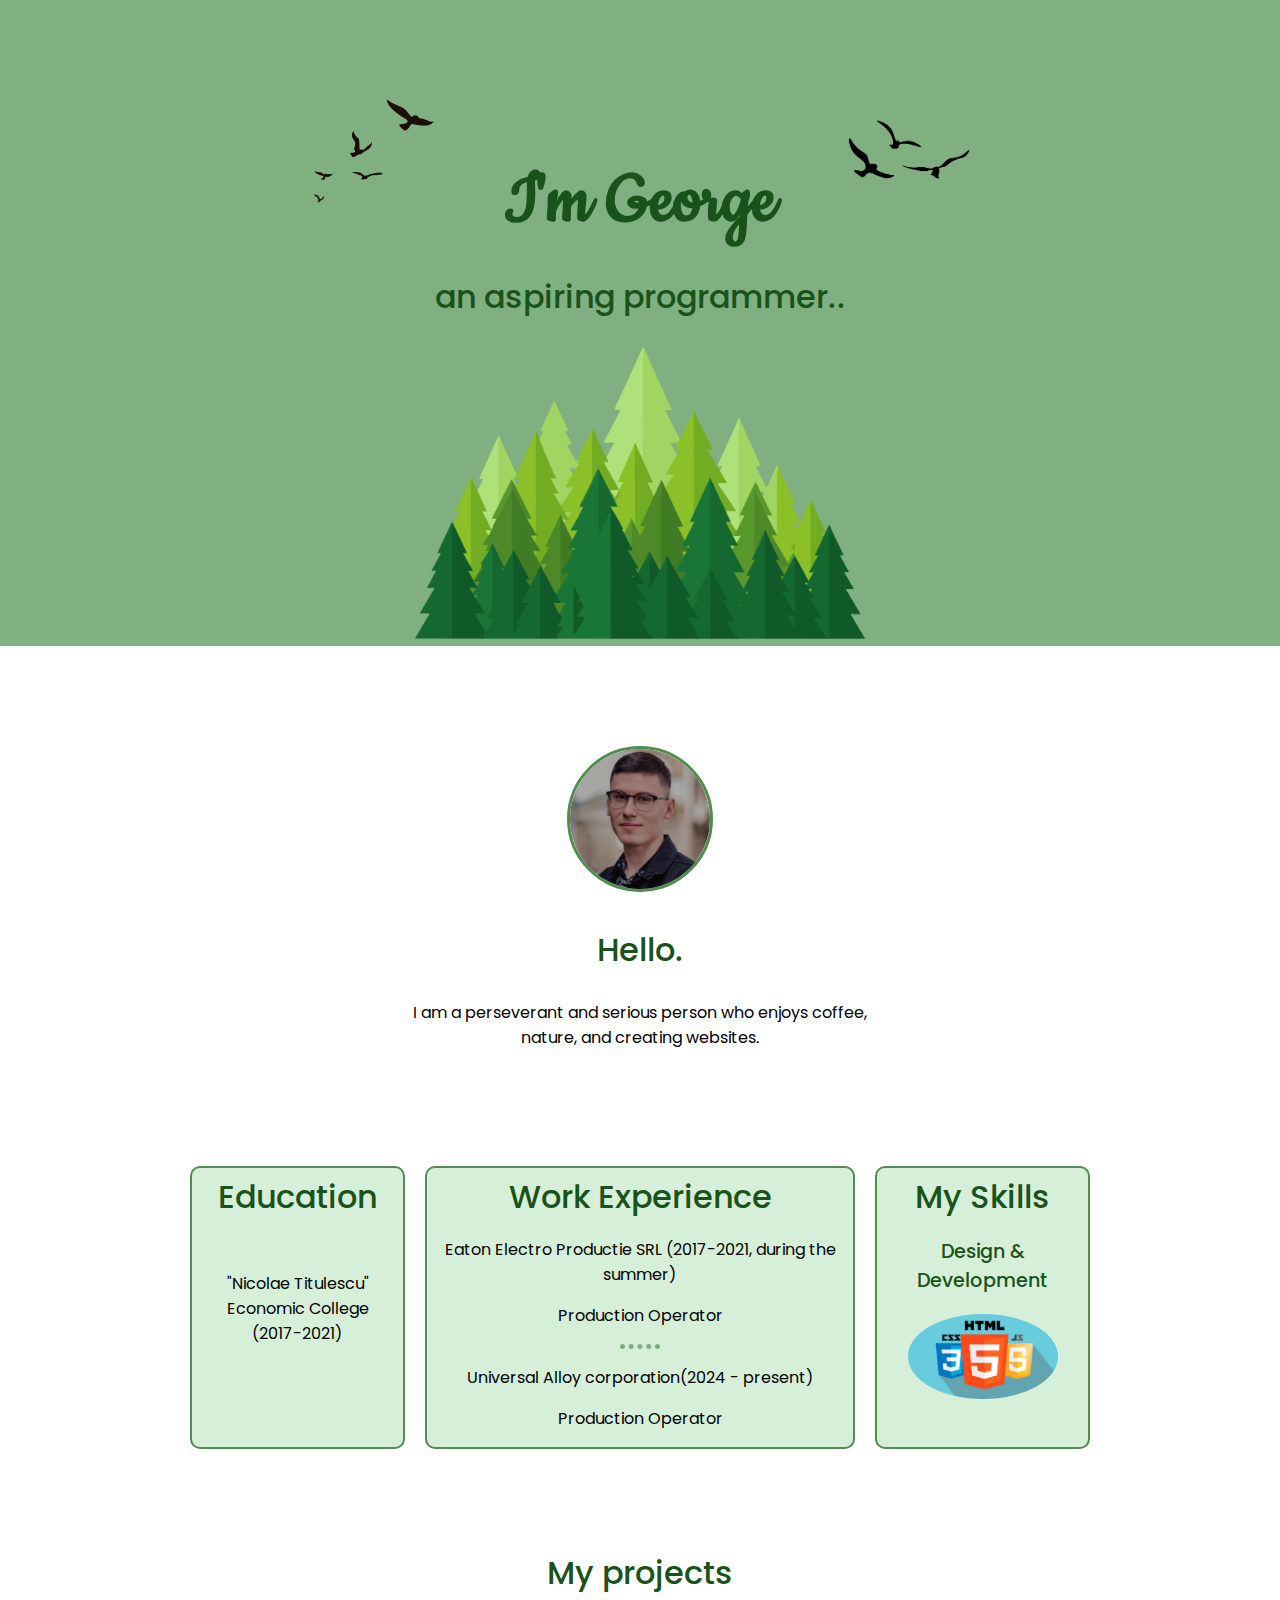
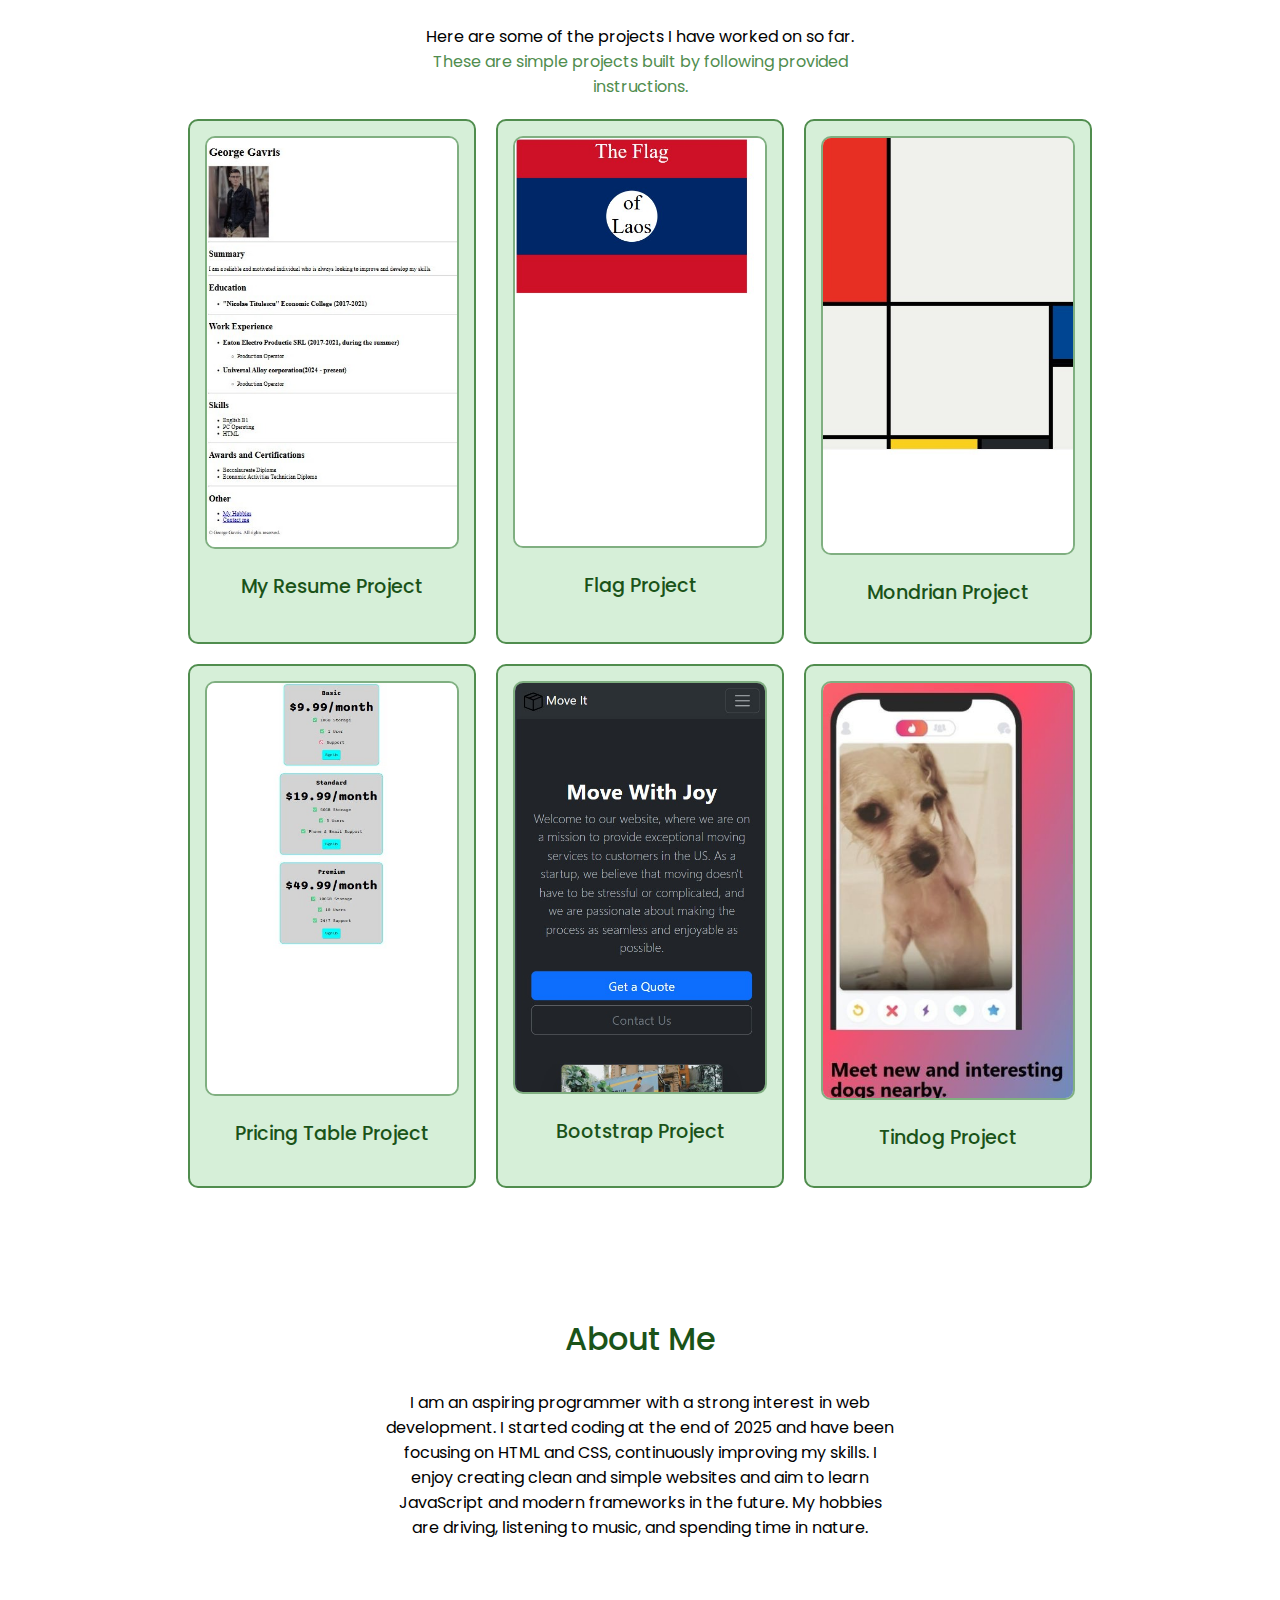
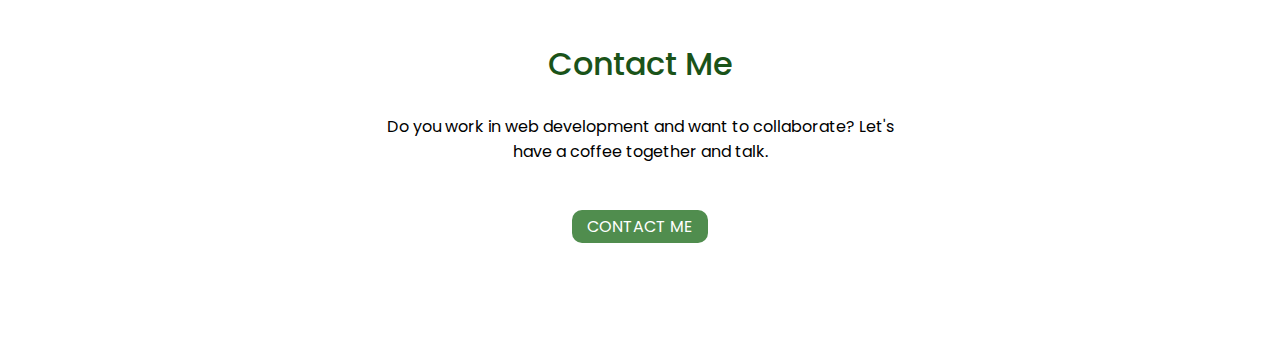
<file: index.html>
<!doctype html>
<html lang="en">
  <head>
    <meta charset="UTF-8" />
    <meta name="viewport" content="width=device-width, initial-scale=1.0" />
    <title>Personal Site</title>
    <link rel="stylesheet" href="./style.css" />
    <link rel="preconnect" href="https://fonts.googleapis.com" />
    <link rel="preconnect" href="https://fonts.gstatic.com" crossorigin />
    <link
      href="https://fonts.googleapis.com/css2?family=Poppins:ital,wght@0,100;0,200;0,300;0,400;0,500;0,600;0,700;0,800;0,900;1,100;1,200;1,300;1,400;1,500;1,600;1,700;1,800;1,900&display=swap"
      rel="stylesheet"
    />
    <link rel="preconnect" href="https://fonts.googleapis.com" />
    <link rel="preconnect" href="https://fonts.gstatic.com" crossorigin />
    <link
      href="https://fonts.googleapis.com/css2?family=Cookie&display=swap"
      rel="stylesheet"
    />
  </head>
  <body>
    <div class="top-container">
      <img class="birds-left" src="./birds-left.png" alt="birds" />
      <img class="birds-right" src="./birds-right.png" alt="birds" />
      <div class="title-text">
        <h1>I'm George</h1>
        <h2>an aspiring programmer..</h2>
        <img class="forest" src="./forest.webp" alt="forest" />
      </div>
    </div>

    <div class="middle-containter">
      <div class="intro">
        <img
          class="profile-picture"
          src="./profile-picture.JPG"
          alt="profile-picture"
        />
        <h2>Hello.</h2>
        <p>
          I am a perseverant and serious person who enjoys coffee, nature, and
          creating websites.
        </p>
      </div>
      <div class="flex-container">
        <div class="information">
          <div class="education">
            <h2 class="info-title">Education</h2>
            <p class="college">
              "Nicolae Titulescu" Economic College (2017-2021)
            </p>
          </div>
          <div class="work-experience">
            <h2 class="info-title">Work Experience</h2>
            <p>Eaton Electro Productie SRL (2017-2021, during the summer)</p>
            <p>Production Operator</p>
            <hr />
            <p>Universal Alloy corporation(2024 - present)</p>
            <p>Production Operator</p>
          </div>
          <div class="skills">
            <h2 class="info-title">My Skills</h2>
            <h3>Design & Development</h3>
            <img
              class="logos"
              src="./html-css-js.webp"
              alt="html css js logos"
            />
          </div>
        </div>
      </div>
      <h2>My projects</h2>
      <p class="projects-p">
        Here are some of the projects I have worked on so far.
      </p>
      <p class="projects-p" style="color: #508d4e">
        These are simple projects built by following provided instructions.
      </p>
      <div class="my-projects">
        <div class="grid-container">
          <div class="resume project">
            <img class="project-img" src="resume.jpg" alt="George's resume" />
            <a href="./my-resume.html">
              <h3 class="project-title">My Resume Project</h3></a
            >
          </div>
          <div class="flag project">
            <img class="project-img" src="./flag.jpg" alt="The Flag Of Laos" />
            <a href="./flag.html"
              ><h3 class="project-title">Flag Project</h3></a
            >
          </div>
          <div class="mondrian project">
            <img
              class="project-img"
              src="./mondrian.jpg"
              alt="mondrian picture project"
            />
            <a href="./mondrian.html"
              ><h3 class="project-title">Mondrian Project</h3></a
            >
          </div>
          <div class="pricing-table project">
            <img
              class="project-img"
              src="./pricing-table.jpg "
              alt="pricing table"
            />
            <a href="./pricing-table.html"
              ><h3 class="project-title">Pricing Table Project</h3>
            </a>
          </div>
          <div class="bootsrap project">
            <img
              class="project-img"
              src="./bootstrap.jpg"
              alt="bootstrap site project"
            />
            <a href="./boostrap.html"
              ><h3 class="project-title">Bootstrap Project</h3>
            </a>
          </div>
          <div class="tindog project">
            <img class="project-img" src="./tindog.jpg" alt="tindog site" />
            <a href="./tindog.html">
              <h3 class="project-title">Tindog Project</h3>
            </a>
          </div>
        </div>
      </div>
      <div class="about-me">
        <h2>About Me</h2>
        <p>
          I am an aspiring programmer with a strong interest in web development.
          I started coding at the end of 2025 and have been focusing on HTML and
          CSS, continuously improving my skills. I enjoy creating clean and
          simple websites and aim to learn JavaScript and modern frameworks in
          the future. My hobbies are driving, listening to music, and spending
          time in nature.
        </p>
      </div>
      <div class="contact">
        <h2>Contact Me</h2>
        <p>
          Do you work in web development and want to collaborate? Let's have a
          coffee together and talk.
        </p>
        <a class="btn" href="mailto:georgegavris@yahoo.com">CONTACT ME</a>
      </div>
    </div>
  </body>
</html>
</file>
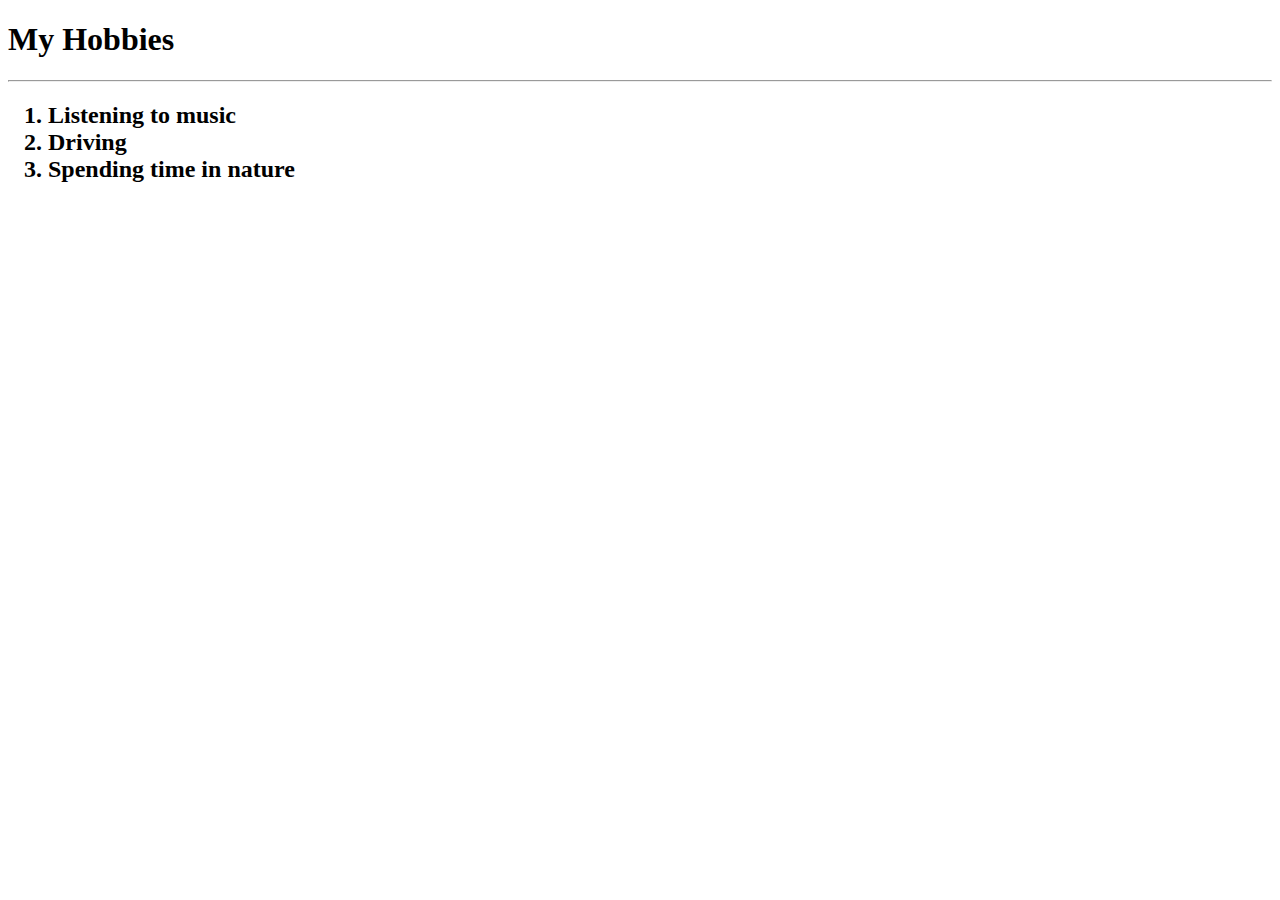
<file: about-me.html>
<!DOCTYPE html>
<html lang="en">
  <head>
    <meta charset="UTF-8" />
    <title>My Hobies</title>
  </head>
  <body>
    <h1>My Hobbies</h1>
    <hr />
    <ol>
      <h2>
        <li>Listening to music</li>
        <li>Driving</li>
        <li>Spending time in nature</li>
      </h2>
    </ol>
  </body>
</html>
</file>
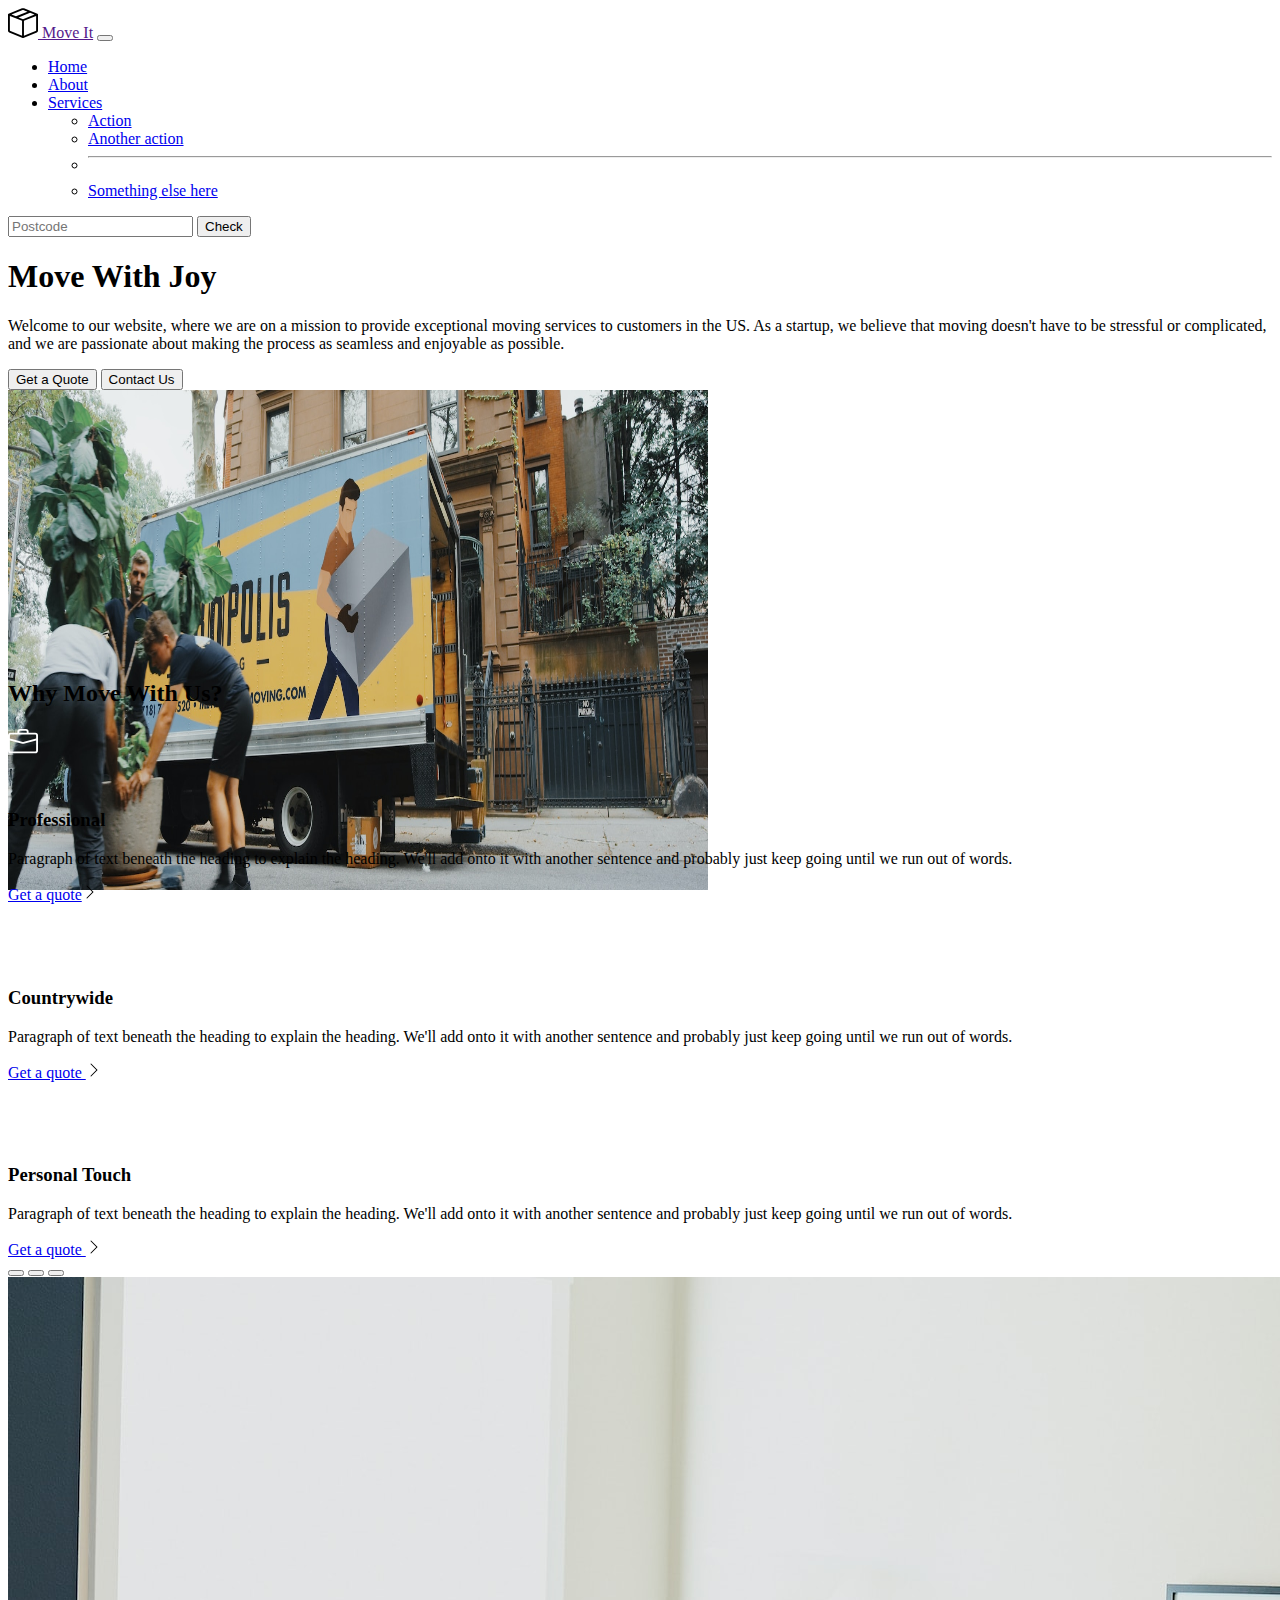
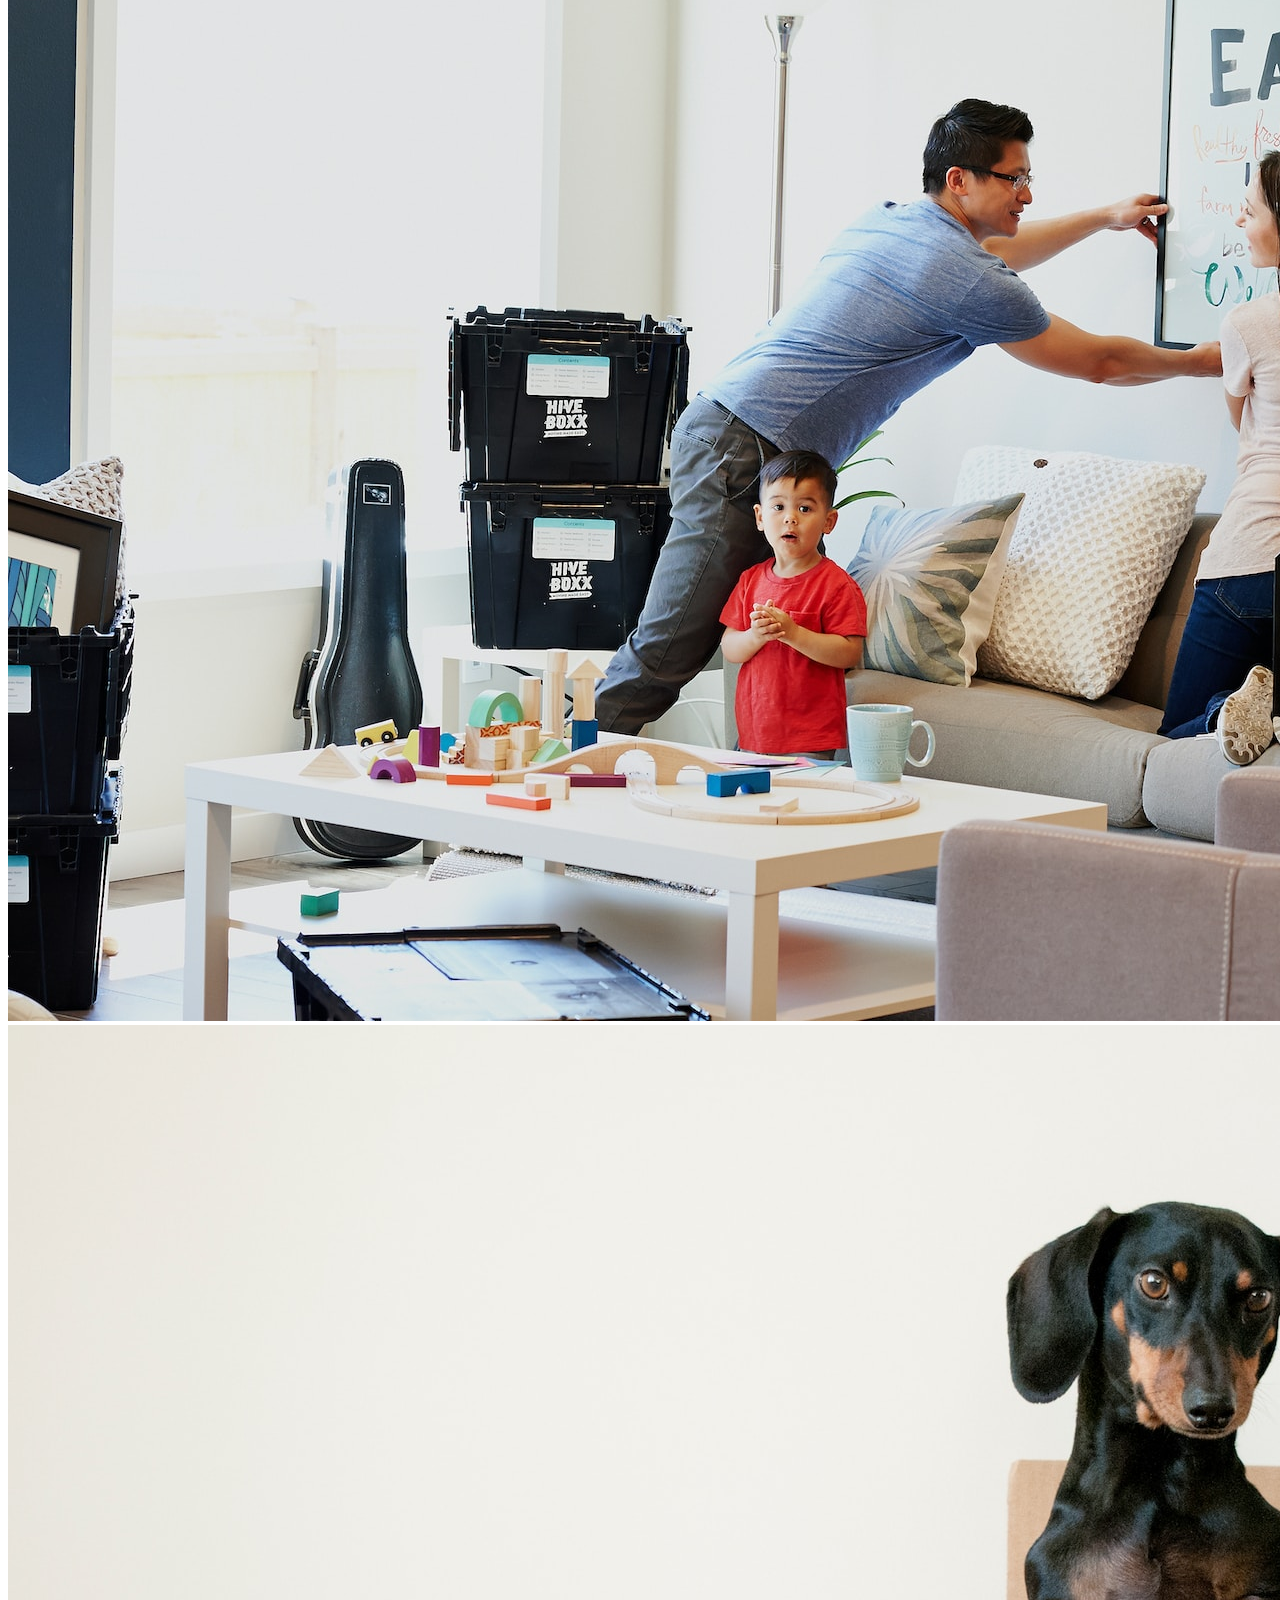
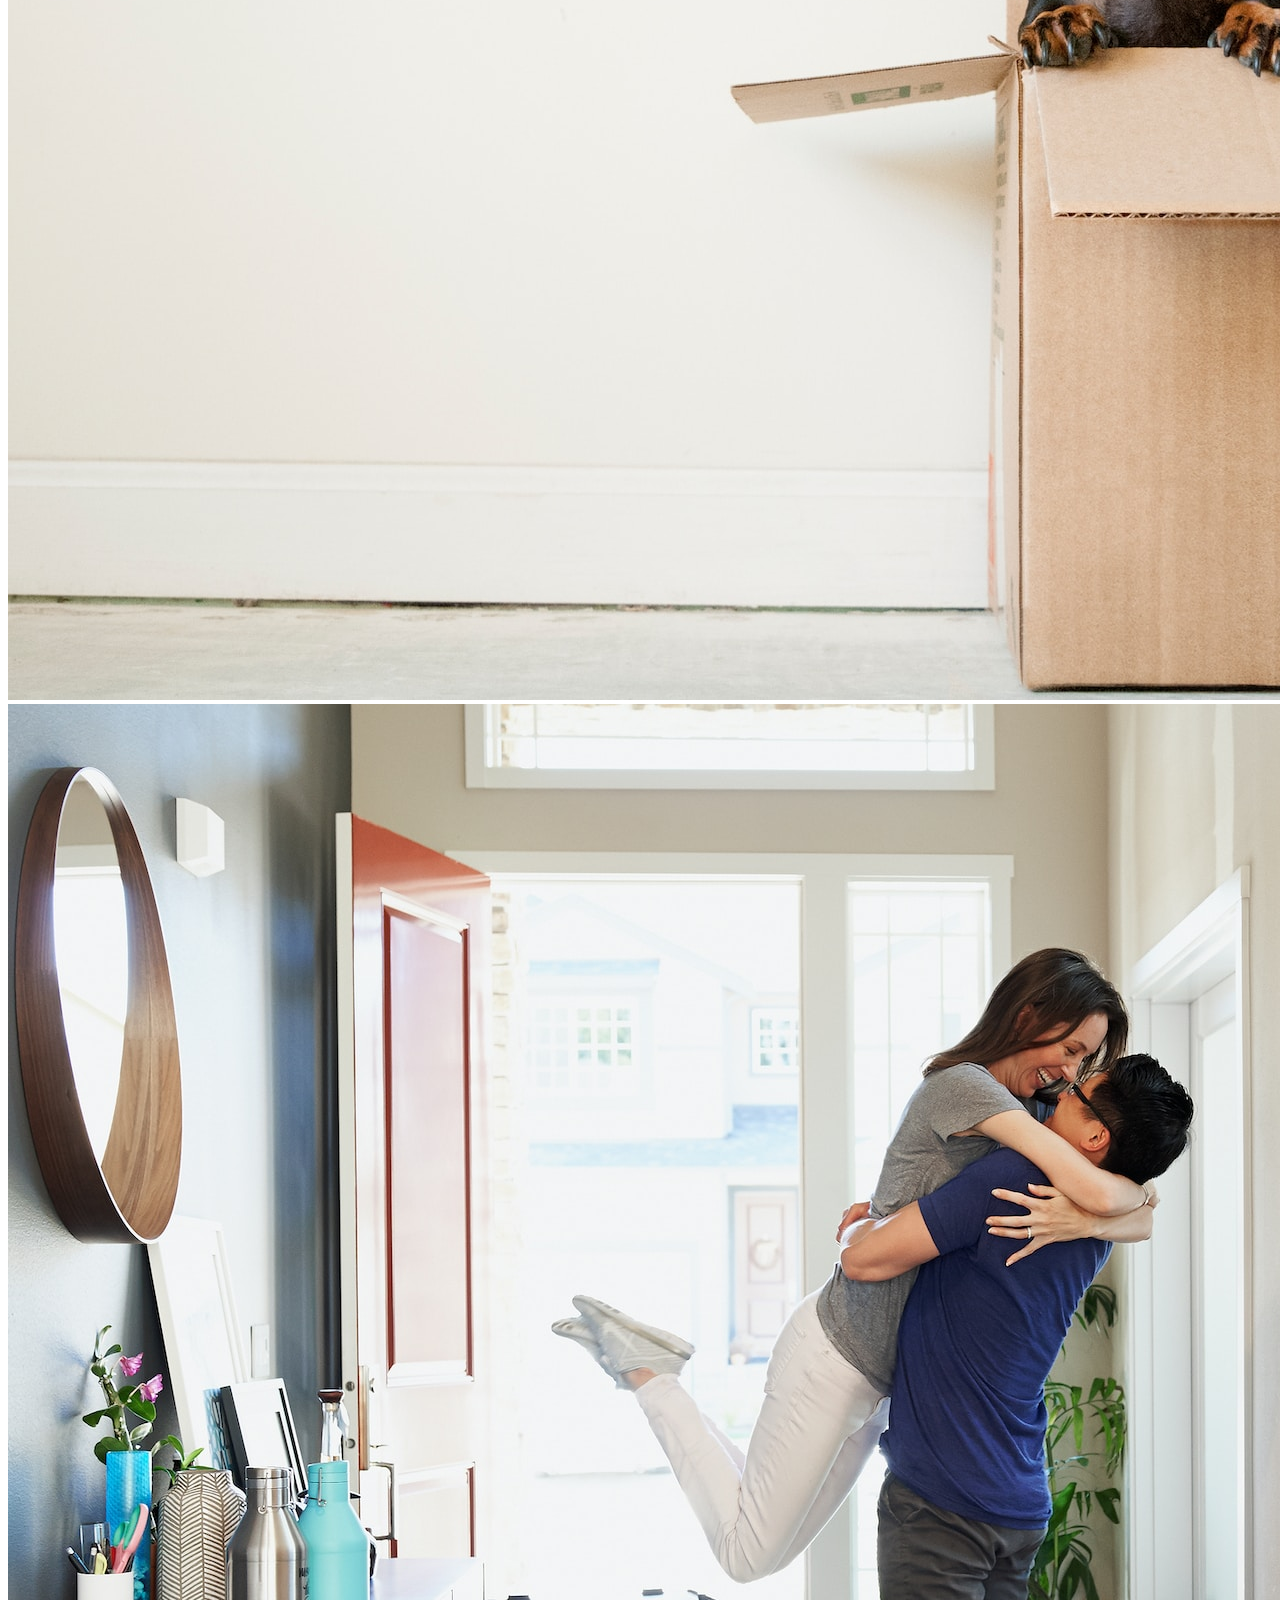
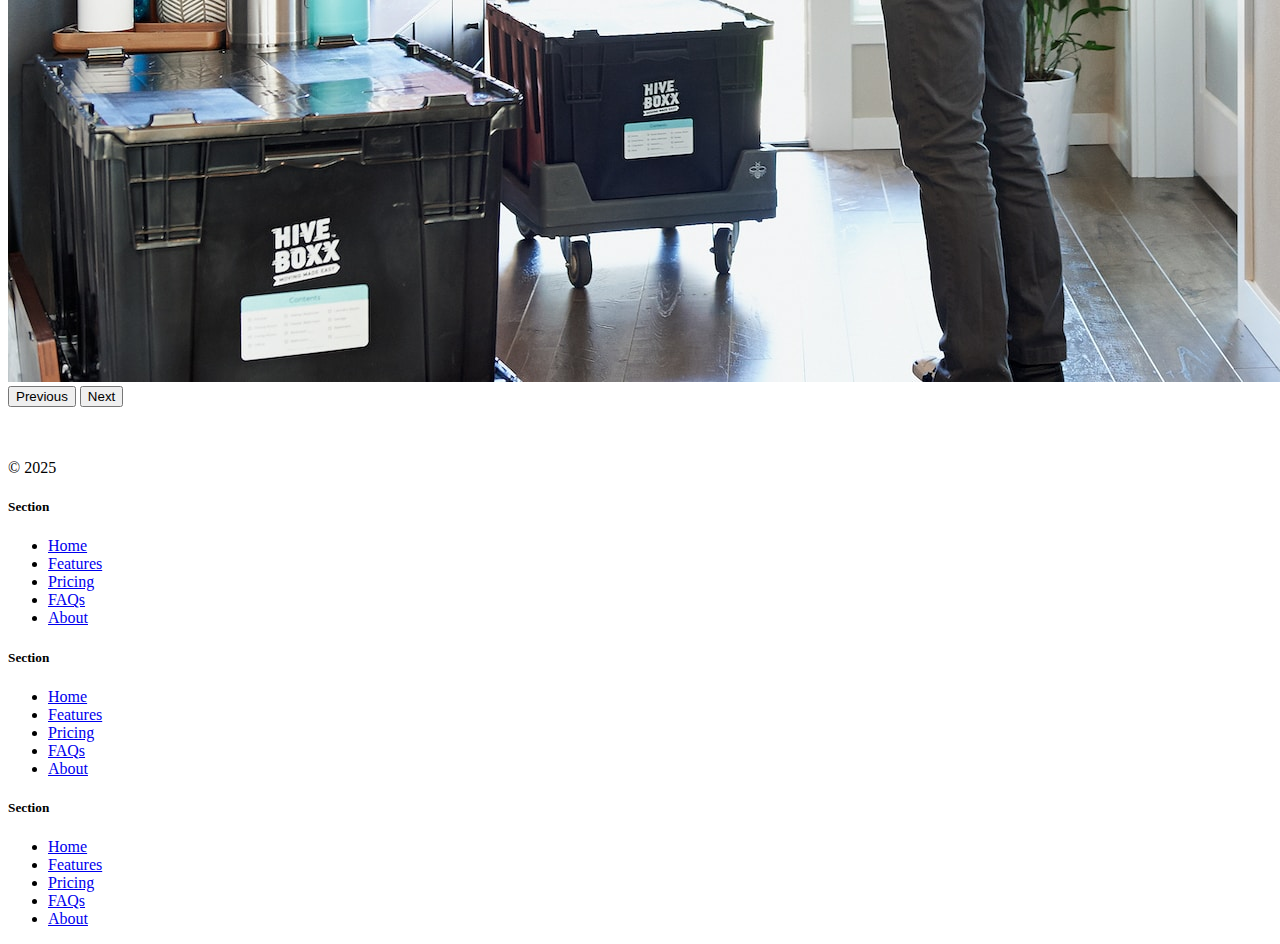
<file: boostrap.html>
<!DOCTYPE html>
<html lang="en" data-bs-theme="dark">
  <head>
    <meta charset="UTF-8" />
    <meta name="viewport" content="width=device-width, initial-scale=1.0" />
    <title>Bootstrap Components</title>
    <link
      href="https://cdn.jsdelivr.net/npm/bootstrap@5.3.0-alpha2/dist/css/bootstrap.min.css"
      rel="stylesheet"
      integrity="sha384-aFq/bzH65dt+w6FI2ooMVUpc+21e0SRygnTpmBvdBgSdnuTN7QbdgL+OapgHtvPp"
      crossorigin="anonymous"
    />
    <style>
      .feature-icon {
        width: 4rem;
        height: 4rem;
        border-radius: 0.75rem;
      }
    </style>
  </head>

  <body>
    <nav class="navbar navbar-expand-lg bg-body-tertiary">
      <div class="container-fluid">
        <a class="navbar-brand" href
          ><img src="./box-seam.svg" alt="move it brand icon" height="30" />
          Move It</a
        >
        <button
          class="navbar-toggler"
          type="button"
          data-bs-toggle="collapse"
          data-bs-target="#navbarSupportedContent"
          aria-controls="navbarSupportedContent"
          aria-expanded="false"
          aria-label="Toggle navigation"
        >
          <span class="navbar-toggler-icon"></span>
        </button>
        <div class="collapse navbar-collapse" id="navbarSupportedContent">
          <ul class="navbar-nav me-auto mb-2 mb-lg-0">
            <li class="nav-item">
              <a class="nav-link active" aria-current="page" href="#">Home</a>
            </li>
            <li class="nav-item">
              <a class="nav-link" href="#">About</a>
            </li>
            <li class="nav-item dropdown">
              <a
                class="nav-link dropdown-toggle"
                href="#"
                role="button"
                data-bs-toggle="dropdown"
                aria-expanded="false"
              >
                Services
              </a>
              <ul class="dropdown-menu">
                <li><a class="dropdown-item" href="#">Action</a></li>
                <li><a class="dropdown-item" href="#">Another action</a></li>
                <li><hr class="dropdown-divider" /></li>
                <li>
                  <a class="dropdown-item" href="#">Something else here</a>
                </li>
              </ul>
            </li>
          </ul>
          <form class="d-flex" role="search">
            <input
              class="form-control me-2"
              type="search"
              placeholder="Postcode"
              aria-label="Search"
            />
            <button class="btn btn-outline-success" type="submit">Check</button>
          </form>
        </div>
      </div>
    </nav>
    <div class="px-4 pt-5 my-5 text-center border-bottom">
      <h1 class="display-4 fw-bold text-body-emphasis">Move With Joy</h1>
      <div class="col-lg-6 mx-auto">
        <p class="lead mb-4">
          Welcome to our website, where we are on a mission to provide
          exceptional moving services to customers in the US. As a startup, we
          believe that moving doesn't have to be stressful or complicated, and
          we are passionate about making the process as seamless and enjoyable
          as possible.
        </p>
        <div class="d-grid gap-2 d-sm-flex justify-content-sm-center mb-5">
          <button type="button" class="btn btn-primary btn-lg px-4 me-sm-3">
            Get a Quote
          </button>
          <button type="button" class="btn btn-outline-secondary btn-lg px-4">
            Contact Us
          </button>
        </div>
      </div>
      <div class="overflow-hidden" style="max-height: 30vh">
        <div class="container px-5">
          <img
            src="./moving-van.jpg"
            class="img-fluid border rounded-3 shadow-lg mb-4"
            alt="Example image"
            width="700"
            height="500"
            loading="lazy"
          />
        </div>
      </div>
    </div>
    <div class="container px-4 py-5" id="featured-3">
      <h2 class="pb-2 border-bottom">Why Move With Us?</h2>
      <div class="row g-4 py-5 row-cols-1 row-cols-lg-3">
        <div class="feature col">
          <div
            class="feature-icon d-inline-flex align-items-center justify-content-center text-bg-primary bg-gradient fs-2 mb-3"
          >
            <img src="./briefcase.svg" alt="briefcase" height="30" />
            <use xlink:href="#collection"></use>
          </div>
          <h3 class="fs-2 text-body-emphasis">Professional</h3>
          <p>
            Paragraph of text beneath the heading to explain the heading. We'll
            add onto it with another sentence and probably just keep going until
            we run out of words.
          </p>
          <a href="#" class="icon-link">
            Get a quote<img src="chevron-right.svg" alt="chevron-right" />
          </a>
        </div>
        <div class="feature col">
          <div
            class="feature-icon d-inline-flex align-items-center justify-content-center text-bg-primary bg-gradient fs-2 mb-3"
          >
            <img src="./bus-front.svg" alt="bus front" height="30" />
            <use xlink:href="#people-circle"></use>
          </div>
          <h3 class="fs-2 text-body-emphasis">Countrywide</h3>
          <p>
            Paragraph of text beneath the heading to explain the heading. We'll
            add onto it with another sentence and probably just keep going until
            we run out of words.
          </p>
          <a href="#" class="icon-link">
            Get a quote
            <img src="chevron-right.svg" alt="chevron-right" />
          </a>
        </div>
        <div class="feature col">
          <div
            class="feature-icon d-inline-flex align-items-center justify-content-center text-bg-primary bg-gradient fs-2 mb-3"
          >
            <img
              src="./chat-square-heart.svg"
              alt="chat-square-heart"
              height="30"
            />
            <use xlink:href="#toggles2"></use>
          </div>
          <h3 class="fs-2 text-body-emphasis">Personal Touch</h3>
          <p>
            Paragraph of text beneath the heading to explain the heading. We'll
            add onto it with another sentence and probably just keep going until
            we run out of words.
          </p>
          <a href="#" class="icon-link">
            Get a quote
            <img src="chevron-right.svg" alt="chevron-right" />
          </a>
        </div>
      </div>
    </div>
    <div class="container">
      <div id="carouselExampleIndicators" class="carousel slide">
        <div class="carousel-indicators">
          <button
            type="button"
            data-bs-target="#carouselExampleIndicators"
            data-bs-slide-to="0"
            class="active"
            aria-current="true"
            aria-label="Slide 1"
          ></button>
          <button
            type="button"
            data-bs-target="#carouselExampleIndicators"
            data-bs-slide-to="1"
            aria-label="Slide 2"
          ></button>
          <button
            type="button"
            data-bs-target="#carouselExampleIndicators"
            data-bs-slide-to="2"
            aria-label="Slide 3"
          ></button>
        </div>
        <div class="carousel-inner">
          <div class="carousel-item active">
            <img src="./family.jpg" class="d-block w-100" alt="family" />
          </div>
          <div class="carousel-item">
            <img src="./dog.jpg" class="d-block w-100" alt="dog" />
          </div>
          <div class="carousel-item">
            <img src="./couple.jpg" class="d-block w-100" alt="couple" />
          </div>
        </div>
        <button
          class="carousel-control-prev"
          type="button"
          data-bs-target="#carouselExampleIndicators"
          data-bs-slide="prev"
        >
          <span class="carousel-control-prev-icon" aria-hidden="true"></span>
          <span class="visually-hidden">Previous</span>
        </button>
        <button
          class="carousel-control-next"
          type="button"
          data-bs-target="#carouselExampleIndicators"
          data-bs-slide="next"
        >
          <span class="carousel-control-next-icon" aria-hidden="true"></span>
          <span class="visually-hidden">Next</span>
        </button>
      </div>
    </div>
    <div class="container">
      <footer
        class="row row-cols-1 row-cols-sm-2 row-cols-md-5 py-5 my-5 border-top"
      >
        <div class="col mb-3">
          <a
            href="/"
            class="d-flex align-items-center mb-3 link-body-emphasis text-decoration-none"
            aria-label="Bootstrap"
          >
            <svg class="bi me-2" width="40" height="32" aria-hidden="true">
              <use xlink:href="#bootstrap"></use>
            </svg>
          </a>
          <p class="text-body-secondary">© 2025</p>
        </div>
        <div class="col mb-3"></div>
        <div class="col mb-3">
          <h5>Section</h5>
          <ul class="nav flex-column">
            <li class="nav-item mb-2">
              <a href="#" class="nav-link p-0 text-body-secondary">Home</a>
            </li>
            <li class="nav-item mb-2">
              <a href="#" class="nav-link p-0 text-body-secondary">Features</a>
            </li>
            <li class="nav-item mb-2">
              <a href="#" class="nav-link p-0 text-body-secondary">Pricing</a>
            </li>
            <li class="nav-item mb-2">
              <a href="#" class="nav-link p-0 text-body-secondary">FAQs</a>
            </li>
            <li class="nav-item mb-2">
              <a href="#" class="nav-link p-0 text-body-secondary">About</a>
            </li>
          </ul>
        </div>
        <div class="col mb-3">
          <h5>Section</h5>
          <ul class="nav flex-column">
            <li class="nav-item mb-2">
              <a href="#" class="nav-link p-0 text-body-secondary">Home</a>
            </li>
            <li class="nav-item mb-2">
              <a href="#" class="nav-link p-0 text-body-secondary">Features</a>
            </li>
            <li class="nav-item mb-2">
              <a href="#" class="nav-link p-0 text-body-secondary">Pricing</a>
            </li>
            <li class="nav-item mb-2">
              <a href="#" class="nav-link p-0 text-body-secondary">FAQs</a>
            </li>
            <li class="nav-item mb-2">
              <a href="#" class="nav-link p-0 text-body-secondary">About</a>
            </li>
          </ul>
        </div>
        <div class="col mb-3">
          <h5>Section</h5>
          <ul class="nav flex-column">
            <li class="nav-item mb-2">
              <a href="#" class="nav-link p-0 text-body-secondary">Home</a>
            </li>
            <li class="nav-item mb-2">
              <a href="#" class="nav-link p-0 text-body-secondary">Features</a>
            </li>
            <li class="nav-item mb-2">
              <a href="#" class="nav-link p-0 text-body-secondary">Pricing</a>
            </li>
            <li class="nav-item mb-2">
              <a href="#" class="nav-link p-0 text-body-secondary">FAQs</a>
            </li>
            <li class="nav-item mb-2">
              <a href="#" class="nav-link p-0 text-body-secondary">About</a>
            </li>
          </ul>
        </div>
      </footer>
    </div>
    <script
      src="https://cdn.jsdelivr.net/npm/bootstrap@5.3.8/dist/js/bootstrap.bundle.min.js"
      integrity="sha384-FKyoEForCGlyvwx9Hj09JcYn3nv7wiPVlz7YYwJrWVcXK/BmnVDxM+D2scQbITxI"
      crossorigin="anonymous"
    ></script>
  </body>
</html>
</file>
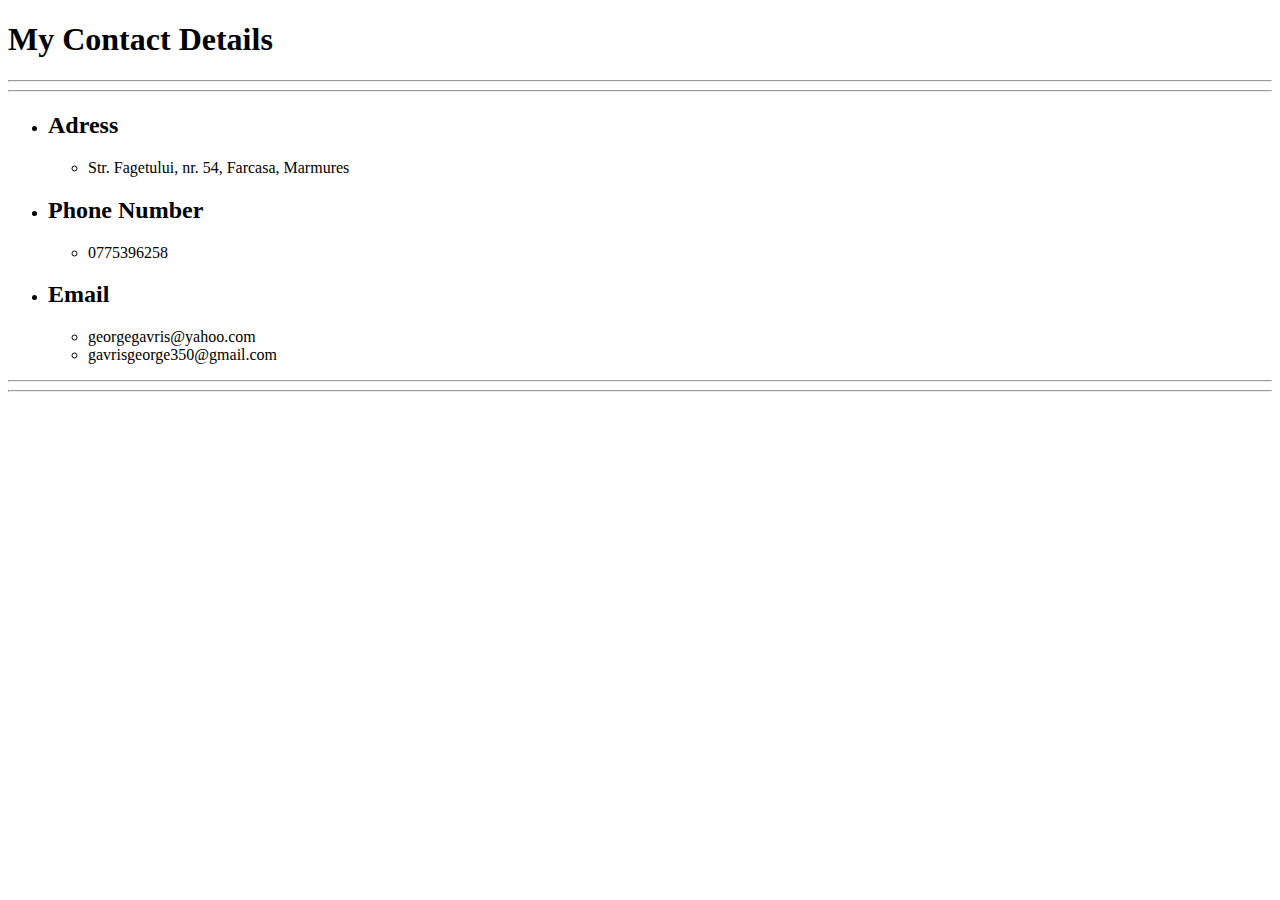
<file: contact.html>
<!DOCTYPE html>
<html lang="en">
  <head>
    <meta charset="UTF-8" />
    <title>My Contact Details</title>
  </head>
  <body>
    <h1>My Contact Details</h1>
    <hr />
    <hr />
    <ul>
      <li>
        <h2>Adress</h2>
        <ul>
          <li>Str. Fagetului, nr. 54, Farcasa, Marmures</li>
        </ul>
      </li>
      <li>
        <h2>Phone Number</h2>
        <ul>
          <li>0775396258</li>
        </ul>
      </li>
      <li>
        <h2>Email</h2>
        <ul>
          <li>georgegavris@yahoo.com</li>
          <li>gavrisgeorge350@gmail.com</li>
        </ul>
      </li>
    </ul>
    <hr />
    <hr />
  </body>
</html>
</file>
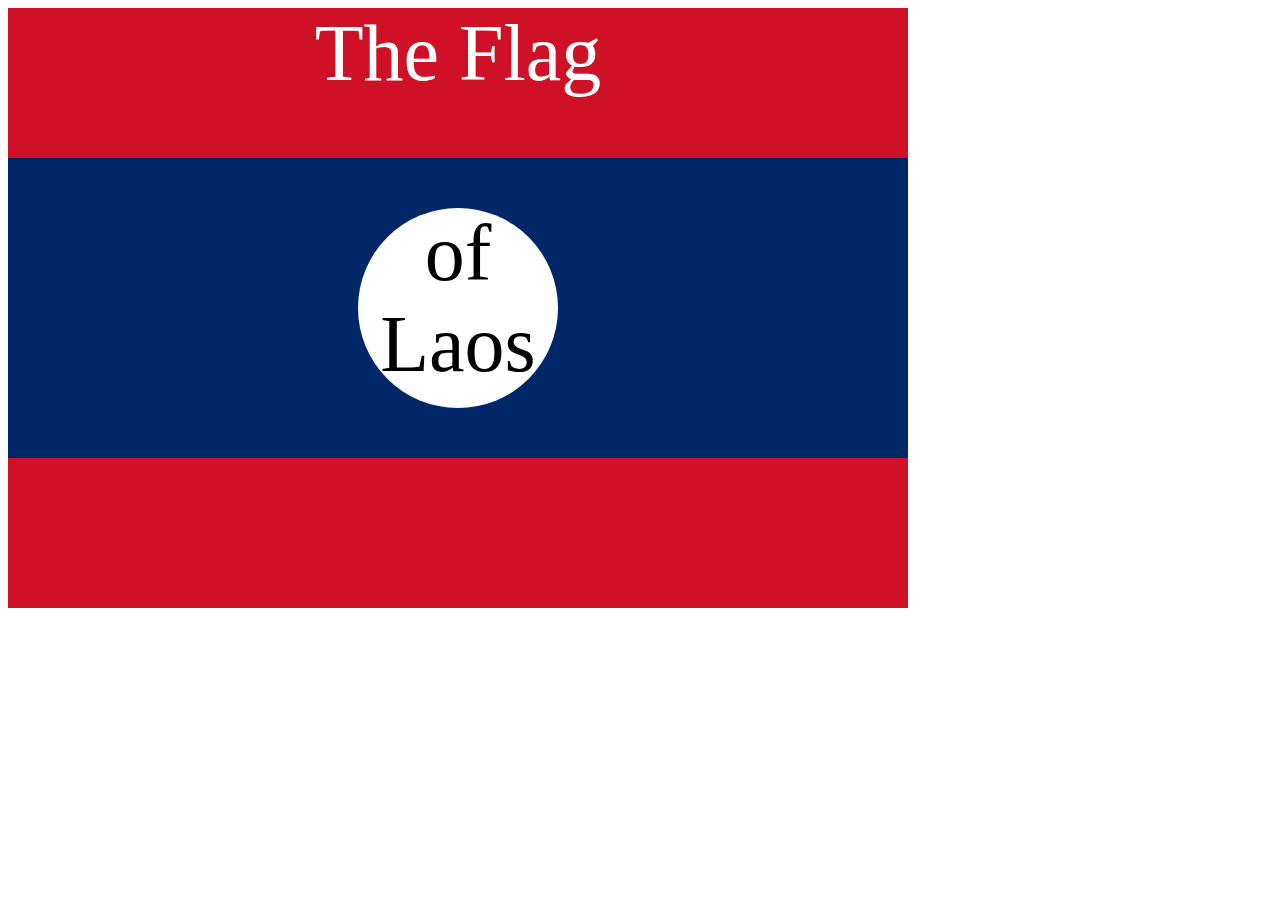
<file: flag.html>
<!DOCTYPE html>
<html lang="en">
  <head>
    <meta charset="UTF-8" />
    <title>CSS Flag Project</title>
    <style>
      /* Write your CSS Code here */
      .flag {
        width: 900px;
        height: 600px;
        background-color: #ce1126;
        position: relative;
      }
      .flag > div {
        width: 100%;
        height: 300px;
        top: 150px;
        background-color: #002868;
        position: absolute;
      }
      .flag > div > div {
        width: 200px;
        height: 200px;
        background-color: white;
        border-radius: 50%;
        position: relative;
        left: 350px;
        top: 50px;
      }
      p {
        font-size: 5rem;
        text-align: center;
        color: white;
        margin: 0px;
      }
      .flag > div > div > p {
        color: black;
      }
    </style>
  </head>

  <!-- 
  IMPORTANT! Do not change any HTML
Don't add any classes/ids/elements 
Use what you know about combining selectors 
and CSS specificity instead.
Hint 1: The flag is 900px by 600px and the circle is 200px by 200px.
Hint 2: You can use CSS inspection to get the colors from
https://appbrewery.github.io/flag-of-laos/
-->

  <body>
    <div class="flag">
      <p>The Flag</p>
      <div>
        <div>
          <p>of Laos</p>
        </div>
      </div>
    </div>
  </body>
</html>
</file>
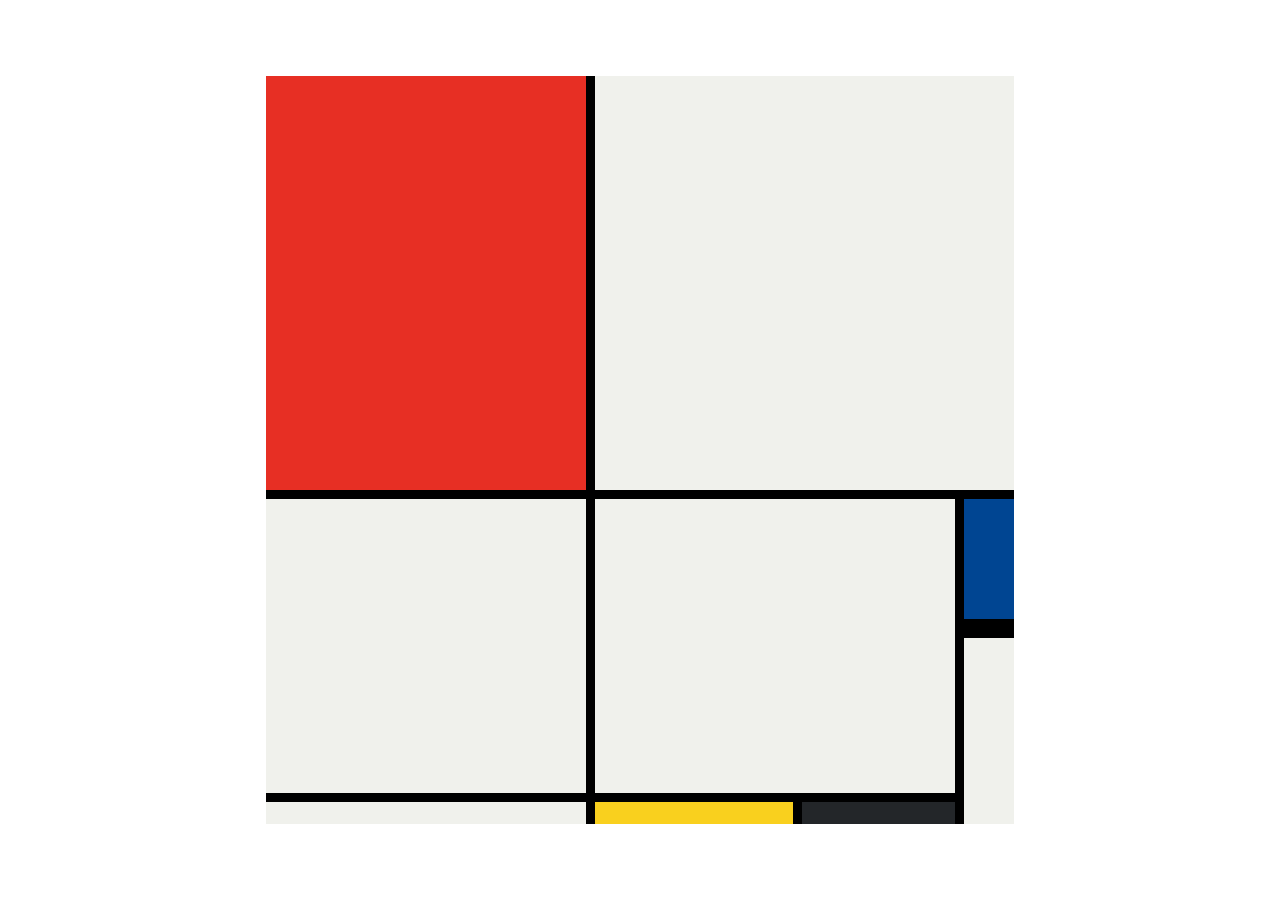
<file: mondrian.html>
<!DOCTYPE html>
<html lang="en">
  <head>
    <meta charset="UTF-8" />
    <meta name="viewport" content="width=device-width, initial-scale=1.0" />
    <title>Mondrian Project</title>
    <style>
      /*
      Write your CSS here
      Gap Colour: #000
      White: #F0F1EC
      Red: #E72F24
      Black: #232629
      Blue: #004592
      Yellow: #F9D01E

      For dimensions, see dimensions.png image.
      HINT: Remember you can't change the properties of grid lines.
      But grid lines are transparent!
      */
      body {
        display: flex;
        justify-content: center;
        align-items: center;
        height: 100vh;
        margin: 0;
        padding: 0;
      }
      .grid-container {
        display: grid;
        gap: 9px;
        grid-template-rows: 414px 130px 155px 22px;
        grid-template-columns: 320px 198px 153px 50px;
        background-color: #000;
        width: 748px;
        height: 748px;
      }
      .first {
        background-color: #e72f24;
      }
      .second {
        background-color: #f0f1ec;
        grid-area: 1 / 2 / 1 / 5;
      }
      .third {
        background-color: #f0f1ec;
        grid-area: 2 / 1 / 4 / 2;
      }
      .fourth {
        background-color: #f0f1ec;
        grid-area: 2 / 2 / 4 / 4;
      }
      .fifth {
        background-color: #004592;
        height: 120px;
        grid-area: 2 / -2 / 3 / -1;
        border-bottom: 10px solid black;
      }
      .sixth {
        background-color: #f0f1ec;
        grid-area: 4 / 1 / 5 / 2;
      }
      .seventh {
        background-color: #f9d01e;
        grid-area: 4 / 2 / 4 / 3;
      }
      .eighth {
        background-color: #232629;
        grid-area: 4 / 3 / 5 / 4;
      }
      .nineth {
        background-color: #f0f1ec;
        grid-area: 3 / 4 / 5 / -1;
      }
    </style>
  </head>

  <body>
    <!-- Write your HTML here -->
    <div class="grid-container">
      <div class="item first"></div>
      <div class="item second"></div>
      <div class="item third"></div>
      <div class="item fourth"></div>
      <div class="item fifth"></div>
      <div class="item sixth"></div>
      <div class="item seventh"></div>
      <div class="item eighth"></div>
      <div class="item nineth"></div>
    </div>
  </body>
</html>
</file>
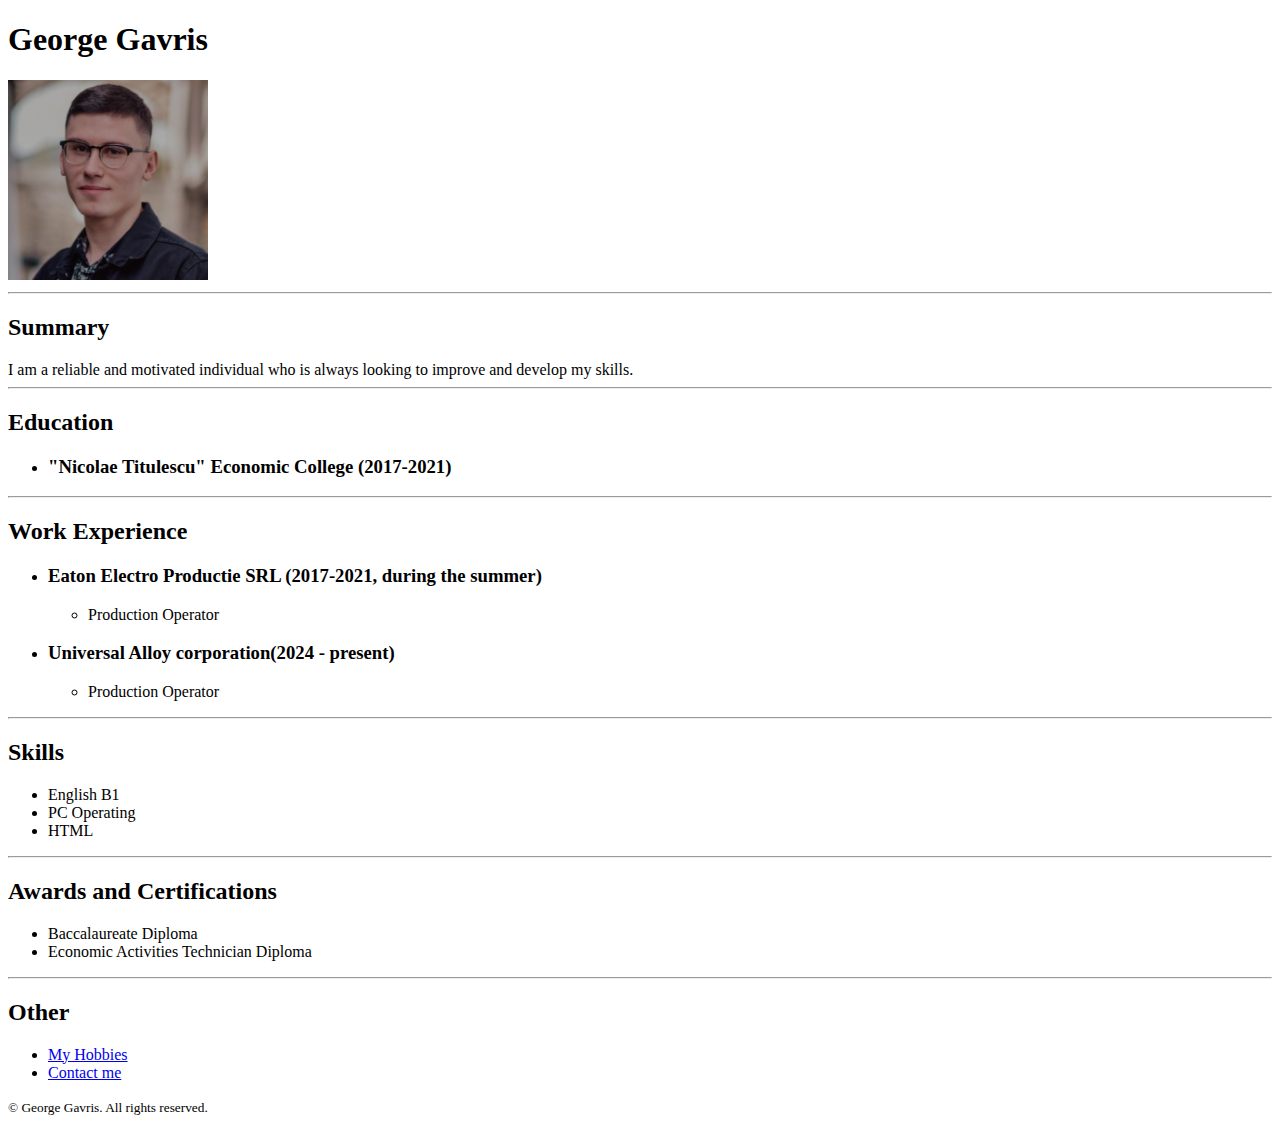
<file: my-resume.html>
<!DOCTYPE html>
<html lang="en">
  <head>
    <meta charset="UTF-8" />
    <title>My Resume</title>
  </head>
  <body>
    <h1>George Gavris</h1>
    <img src="./profile-picture.JPG" alt="a picture of myself" height="200" />
    <hr />
    <h2>Summary</h2>
    I am a reliable and motivated individual who is always looking to improve
    and develop my skills.
    <hr />
    <h2>Education</h2>
    <ul>
      <li>
        <h3>"Nicolae Titulescu" Economic College (2017-2021)</h3>
      </li>
    </ul>
    <hr />
    <h2>Work Experience</h2>
    <ul>
      <li>
        <h3>Eaton Electro Productie SRL (2017-2021, during the summer)</h3>
        <ul>
          <li>Production Operator</li>
        </ul>
      </li>
      <li>
        <h3>Universal Alloy corporation(2024 - present)</h3>
        <ul>
          <li>Production Operator</li>
        </ul>
      </li>
    </ul>
    <hr />
    <h2>Skills</h2>
    <ul>
      <li>English B1</li>
      <li>PC Operating</li>
      <li>HTML</li>
    </ul>
    <hr />
    <h2>Awards and Certifications</h2>
    <ul>
      <li>Baccalaureate Diploma</li>
      <li>Economic Activities Technician Diploma</li>
    </ul>
    <hr />
    <h2>Other</h2>
    <ul>
      <li><a href="./about-me.html">My Hobbies</a></li>
      <li><a href="./contact.html">Contact me</a></li>
    </ul>
    <footer>
      <small>© George Gavris. All rights reserved.</small>
    </footer>
  </body>
</html>
</file>
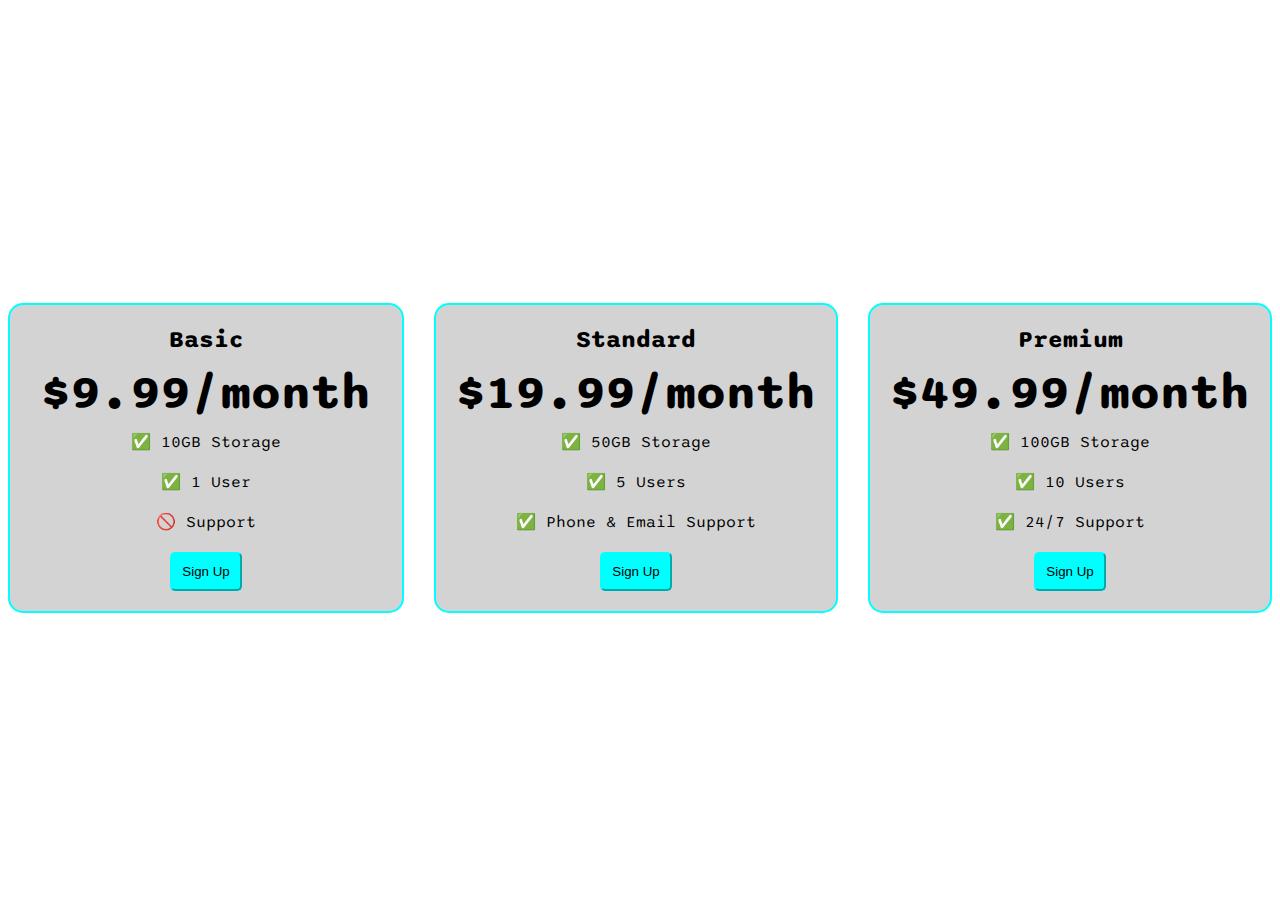
<file: pricing-table.html>
<!DOCTYPE html>
<html>
  <head>
    <title>Flexbox Pricing Table</title>
    <link rel="preconnect" href="https://fonts.googleapis.com" />
    <link rel="preconnect" href="https://fonts.gstatic.com" crossorigin />
    <link
      href="https://fonts.googleapis.com/css2?family=Sono:wght@400;700&display=swap"
      rel="stylesheet"
    />
    <style>
      body {
        font-family: "Sono", sans-serif;
      }

      /* Hint: What can you do with a media query and flexbox? */

      .pricing-container {
        justify-content: center;
        display: flex;
        align-items: center;
        height: 100vh;
        gap: 30px;
      }
      .pricing-plan {
        flex: 1;
        background-color: lightgray;
        border-radius: 15px;
        padding: 20px;
        max-width: 400px;
        text-align: center;
        border: 2px solid aqua;
      }
      .plan-price {
        font-size: 3em;
      }
      .plan-title {
        font-size: 1.5rem;
      }
      .plan-title,
      .plan-price {
        font-weight: bold;
        margin-bottom: 10px;
      }
      .plan-features {
        list-style: none;
        padding: 0;
        margin: 0;
      }
      .plan-features li {
        margin-bottom: 20px;
      }
      .plan-button {
        border-radius: 5px;
        background-color: aqua;
        border-color: aqua;
        padding: 10px;
        color: black;
      }
      @media (max-width: 1250px) {
        .pricing-container {
          flex-direction: column;
          height: 100%;
        }
      }
    </style>
  </head>

  <body>
    <div class="pricing-container">
      <div class="pricing-plan">
        <div class="plan-title">Basic</div>
        <div class="plan-price">$9.99/month</div>
        <ul class="plan-features">
          <li>✅ 10GB Storage</li>
          <li>✅ 1 User</li>
          <li>🚫 Support</li>
        </ul>
        <button class="plan-button">Sign Up</button>
      </div>
      <div class="pricing-plan">
        <div class="plan-title">Standard</div>
        <div class="plan-price">$19.99/month</div>
        <ul class="plan-features">
          <li>✅ 50GB Storage</li>
          <li>✅ 5 Users</li>
          <li>✅ Phone &amp; Email Support</li>
        </ul>
        <button class="plan-button">Sign Up</button>
      </div>
      <div class="pricing-plan">
        <div class="plan-title">Premium</div>
        <div class="plan-price">$49.99/month</div>
        <ul class="plan-features">
          <li>✅ 100GB Storage</li>
          <li>✅ 10 Users</li>
          <li>✅ 24/7 Support</li>
        </ul>
        <button class="plan-button">Sign Up</button>
      </div>
    </div>
  </body>
</html>
</file>
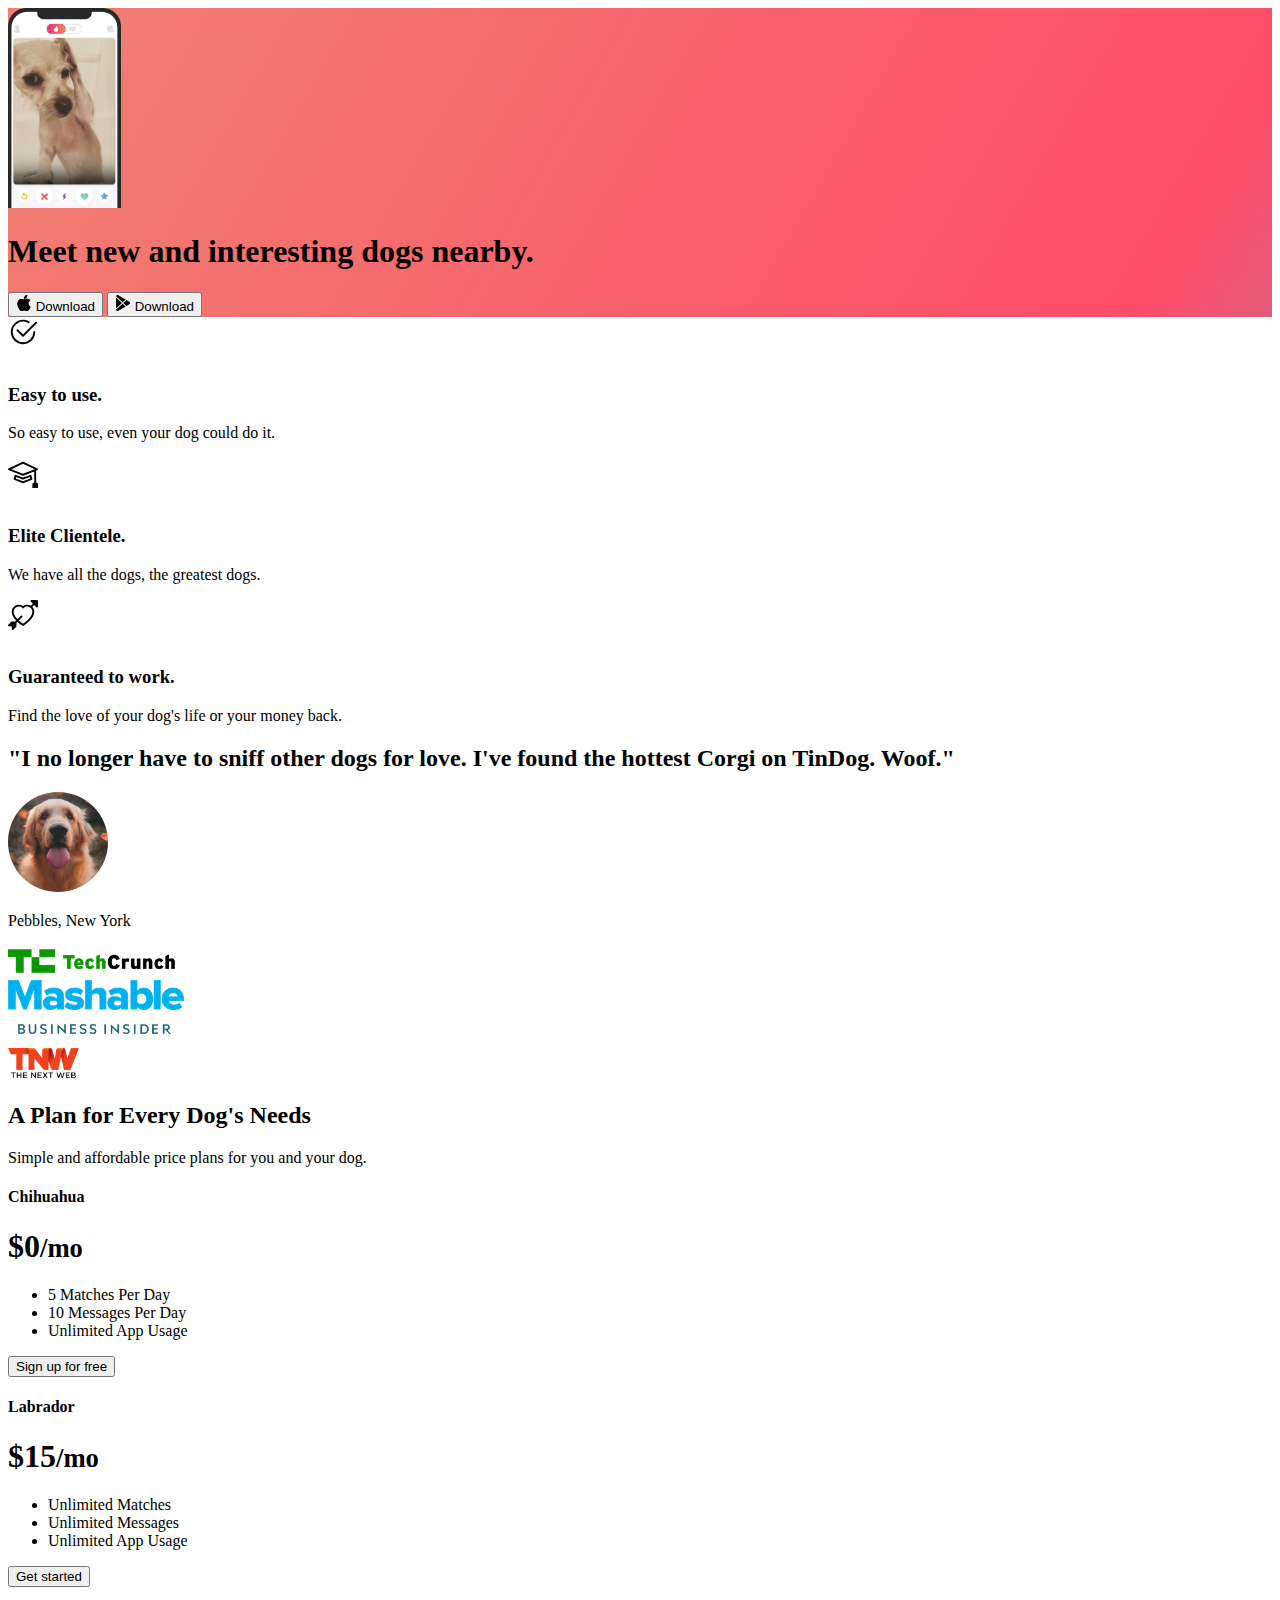
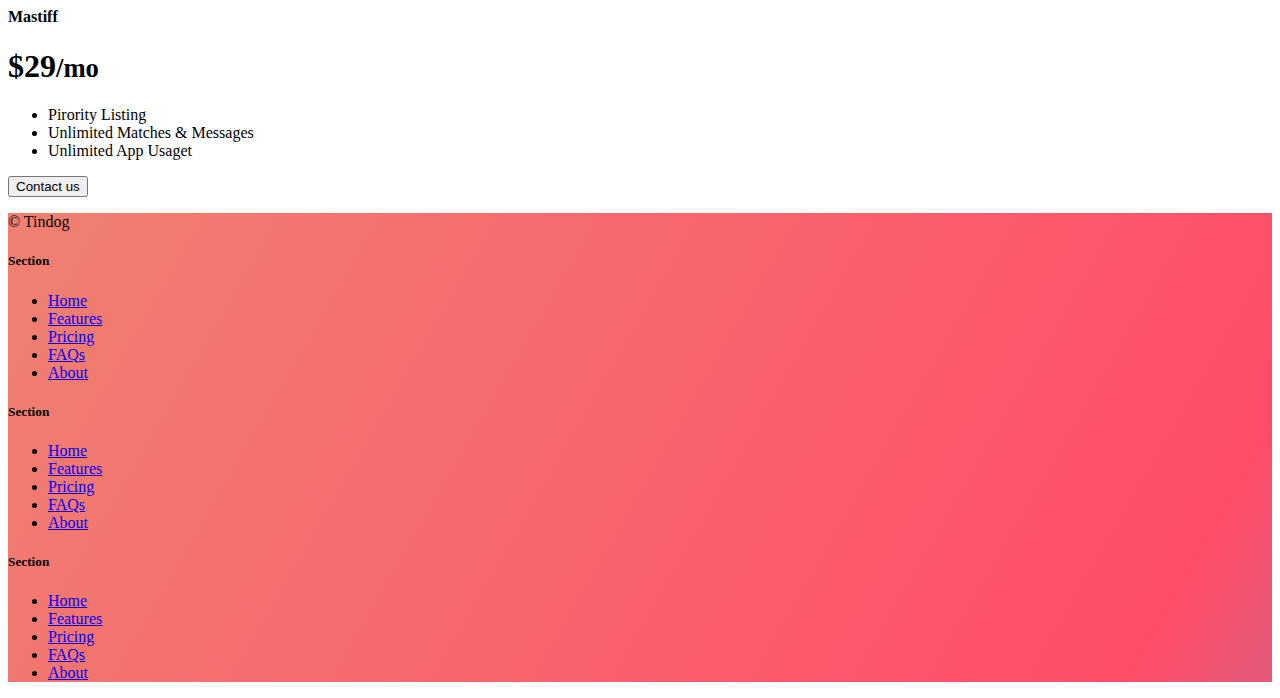
<file: tindog.html>
<!DOCTYPE html>
<html lang="en">
  <head>
    <meta charset="UTF-8" />
    <meta name="viewport" content="width=device-width, initial-scale=1.0" />
    <title>TinDog</title>
    <link
      href="https://cdn.jsdelivr.net/npm/bootstrap@5.3.8/dist/css/bootstrap.min.css"
      rel="stylesheet"
      integrity="sha384-sRIl4kxILFvY47J16cr9ZwB07vP4J8+LH7qKQnuqkuIAvNWLzeN8tE5YBujZqJLB"
      crossorigin="anonymous"
    />
    <link rel="stylesheet" href="./tindog.css" />
  </head>

  <body>
    <!-- Title -->
    <section id="title" class="gradient-background">
      <div class="container col-xxl-8 pt-5">
        <div class="row flex-lg-row-reverse align-items-center g-5 pt-5">
          <div class="col-10 col-sm-8 col-lg-6">
            <img
              src="./images/iphone.png"
              class="d-block mx-lg-auto img-fluid"
              alt="Bootstrap Themes"
              height="200"
              loading="lazy"
            />
          </div>
          <div class="col-lg-6">
            <h1 class="display-5 fw-bold text-body-emphasis lh-1 mb-3">
              Meet new and interesting dogs nearby.
            </h1>
            <div class="d-grid gap-2 d-md-flex justify-content-md-start">
              <button type="button" class="btn btn-light btn-lg px-4 me-md-2">
                <svg
                  xmlns="http://www.w3.org/2000/svg"
                  width="16"
                  height="16"
                  fill="currentColor"
                  class="bi bi-apple mb-1"
                  viewBox="0 0 16 16"
                >
                  <path
                    d="M11.182.008C11.148-.03 9.923.023 8.857 1.18c-1.066 1.156-.902 2.482-.878 2.516.024.034 1.52.087 2.475-1.258.955-1.345.762-2.391.728-2.43Zm3.314 11.733c-.048-.096-2.325-1.234-2.113-3.422.212-2.189 1.675-2.789 1.698-2.854.023-.065-.597-.79-1.254-1.157a3.692 3.692 0 0 0-1.563-.434c-.108-.003-.483-.095-1.254.116-.508.139-1.653.589-1.968.607-.316.018-1.256-.522-2.267-.665-.647-.125-1.333.131-1.824.328-.49.196-1.422.754-2.074 2.237-.652 1.482-.311 3.83-.067 4.56.244.729.625 1.924 1.273 2.796.576.984 1.34 1.667 1.659 1.899.319.232 1.219.386 1.843.067.502-.308 1.408-.485 1.766-.472.357.013 1.061.154 1.782.539.571.197 1.111.115 1.652-.105.541-.221 1.324-1.059 2.238-2.758.347-.79.505-1.217.473-1.282Z"
                  />
                  <path
                    d="M11.182.008C11.148-.03 9.923.023 8.857 1.18c-1.066 1.156-.902 2.482-.878 2.516.024.034 1.52.087 2.475-1.258.955-1.345.762-2.391.728-2.43Zm3.314 11.733c-.048-.096-2.325-1.234-2.113-3.422.212-2.189 1.675-2.789 1.698-2.854.023-.065-.597-.79-1.254-1.157a3.692 3.692 0 0 0-1.563-.434c-.108-.003-.483-.095-1.254.116-.508.139-1.653.589-1.968.607-.316.018-1.256-.522-2.267-.665-.647-.125-1.333.131-1.824.328-.49.196-1.422.754-2.074 2.237-.652 1.482-.311 3.83-.067 4.56.244.729.625 1.924 1.273 2.796.576.984 1.34 1.667 1.659 1.899.319.232 1.219.386 1.843.067.502-.308 1.408-.485 1.766-.472.357.013 1.061.154 1.782.539.571.197 1.111.115 1.652-.105.541-.221 1.324-1.059 2.238-2.758.347-.79.505-1.217.473-1.282Z"
                  />
                </svg>
                Download
              </button>
              <button type="button" class="btn btn-outline-light btn-lg px-4">
                <svg
                  xmlns="http://www.w3.org/2000/svg"
                  width="16"
                  height="16"
                  fill="currentColor"
                  class="bi bi-google-play mb-1"
                  viewBox="0 0 16 16"
                >
                  <path
                    d="M14.222 9.374c1.037-.61 1.037-2.137 0-2.748L11.528 5.04 8.32 8l3.207 2.96 2.694-1.586Zm-3.595 2.116L7.583 8.68 1.03 14.73c.201 1.029 1.36 1.61 2.303 1.055l7.294-4.295ZM1 13.396V2.603L6.846 8 1 13.396ZM1.03 1.27l6.553 6.05 3.044-2.81L3.333.215C2.39-.341 1.231.24 1.03 1.27Z"
                  />
                </svg>
                Download
              </button>
            </div>
          </div>
        </div>
      </div>
    </section>
    <!-- Features -->
    <section id="features">
      <div class="container">
        <div class="container px-4 py-5" id="hanging-icons">
          <div class="row g-4 py-5 row-cols-1 row-cols-lg-3">
            <div class="col d-flex align-items-start">
              <div
                class="icon-square text-body-emphasis bg-body-secondary d-inline-flex align-items-center justify-content-center fs-4 flex-shrink-0 me-3"
              >
                <svg
                  xmlns="http://www.w3.org/2000/svg"
                  height="30"
                  fill="currentColor"
                  class="bi bi-check2-circle"
                  viewBox="0 0 16 16"
                >
                  <path
                    d="M2.5 8a5.5 5.5 0 0 1 8.25-4.764.5.5 0 0 0 .5-.866A6.5 6.5 0 1 0 14.5 8a.5.5 0 0 0-1 0 5.5 5.5 0 1 1-11 0z"
                  />
                  <path
                    d="M15.354 3.354a.5.5 0 0 0-.708-.708L8 9.293 5.354 6.646a.5.5 0 1 0-.708.708l3 3a.5.5 0 0 0 .708 0l7-7z"
                  />
                </svg>
              </div>
              <div>
                <h3 class="fs-2 text-body-emphasis">Easy to use.</h3>
                <p>So easy to use, even your dog could do it.</p>
              </div>
            </div>
            <div class="col d-flex align-items-start">
              <div
                class="icon-square text-body-emphasis bg-body-secondary d-inline-flex align-items-center justify-content-center fs-4 flex-shrink-0 me-3"
              >
                <svg
                  xmlns="http://www.w3.org/2000/svg"
                  height="30"
                  fill="currentColor"
                  class="bi bi-mortarboard"
                  viewBox="0 0 16 16"
                >
                  <path
                    d="M8.211 2.047a.5.5 0 0 0-.422 0l-7.5 3.5a.5.5 0 0 0 .025.917l7.5 3a.5.5 0 0 0 .372 0L14 7.14V13a1 1 0 0 0-1 1v2h3v-2a1 1 0 0 0-1-1V6.739l.686-.275a.5.5 0 0 0 .025-.917l-7.5-3.5ZM8 8.46 1.758 5.965 8 3.052l6.242 2.913L8 8.46Z"
                  />
                  <path
                    d="M4.176 9.032a.5.5 0 0 0-.656.327l-.5 1.7a.5.5 0 0 0 .294.605l4.5 1.8a.5.5 0 0 0 .372 0l4.5-1.8a.5.5 0 0 0 .294-.605l-.5-1.7a.5.5 0 0 0-.656-.327L8 10.466 4.176 9.032Zm-.068 1.873.22-.748 3.496 1.311a.5.5 0 0 0 .352 0l3.496-1.311.22.748L8 12.46l-3.892-1.556Z"
                  />
                </svg>
              </div>
              <div>
                <h3 class="fs-2 text-body-emphasis">Elite Clientele.</h3>
                <p>We have all the dogs, the greatest dogs.</p>
              </div>
            </div>
            <div class="col d-flex align-items-start">
              <div
                class="icon-square text-body-emphasis bg-body-secondary d-inline-flex align-items-center justify-content-center fs-4 flex-shrink-0 me-3"
              >
                <svg
                  xmlns="http://www.w3.org/2000/svg"
                  height="30"
                  fill="currentColor"
                  class="bi bi-arrow-through-heart"
                  viewBox="0 0 16 16"
                >
                  <path
                    fill-rule="evenodd"
                    d="M2.854 15.854A.5.5 0 0 1 2 15.5V14H.5a.5.5 0 0 1-.354-.854l1.5-1.5A.5.5 0 0 1 2 11.5h1.793l.53-.53c-.771-.802-1.328-1.58-1.704-2.32-.798-1.575-.775-2.996-.213-4.092C3.426 2.565 6.18 1.809 8 3.233c1.25-.98 2.944-.928 4.212-.152L13.292 2 12.147.854A.5.5 0 0 1 12.5 0h3a.5.5 0 0 1 .5.5v3a.5.5 0 0 1-.854.354L14 2.707l-1.006 1.006c.236.248.44.531.6.845.562 1.096.585 2.517-.213 4.092-.793 1.563-2.395 3.288-5.105 5.08L8 13.912l-.276-.182a21.86 21.86 0 0 1-2.685-2.062l-.539.54V14a.5.5 0 0 1-.146.354l-1.5 1.5Zm2.893-4.894A20.419 20.419 0 0 0 8 12.71c2.456-1.666 3.827-3.207 4.489-4.512.679-1.34.607-2.42.215-3.185-.817-1.595-3.087-2.054-4.346-.761L8 4.62l-.358-.368c-1.259-1.293-3.53-.834-4.346.761-.392.766-.464 1.845.215 3.185.323.636.815 1.33 1.519 2.065l1.866-1.867a.5.5 0 1 1 .708.708L5.747 10.96Z"
                  />
                </svg>
              </div>
              <div>
                <h3 class="fs-2 text-body-emphasis">Guaranteed to work.</h3>
                <p>Find the love of your dog's life or your money back.</p>
              </div>
            </div>
          </div>
        </div>
      </div>
    </section>
    <!-- Testimonial -->
    <section id="testimonial">
      <div class="my-5">
        <div class="p-5 text-center bg-body-tertiary">
          <div class="container py-5">
            <h2 class="text-body-emphasis">
              "I no longer have to sniff other dogs for love. I've found the
              hottest Corgi on TinDog. Woof."
            </h2>
            <img
              class="profile-img mt-5"
              src="./images/dog-img.jpg"
              alt="dog"
            />
            <p class="col-lg-8 mx-auto lead mt-2">Pebbles, New York</p>
          </div>
          <div class="container">
            <div class="row">
              <div class="col-lg-3 col-sm-12">
                <img
                  src="./images/techcrunch.png"
                  alt="techcrunch"
                  height="30px"
                />
              </div>
              <div class="col-lg-3 col-sm-12">
                <img src="./images/mashable.png" alt="mashable" height="30px" />
              </div>
              <div class="col-lg-3 col-sm-12">
                <img
                  src="./images/bizinsider.png"
                  alt="bizinsider"
                  height="30px"
                />
              </div>
              <div class="col-lg-3 col-sm-12">
                <img src="./images/tnw.png" alt="tnw" height="30px" />
              </div>
            </div>
          </div>
        </div>
      </div>
    </section>
    <!-- Pricing -->
    <section id="pricing">
      <div class="container">
        <div class="pricing-header p-3 pb-md-4 mx-auto text-center">
          <h2 class="display-4 fw-normal text-body-emphasis">
            A Plan for Every Dog's Needs
          </h2>
          <p class="fs-5 text-body-secondary">
            Simple and affordable price plans for you and your dog.
          </p>
        </div>
        <div class="container py-3">
          <main>
            <div class="row row-cols-1 row-cols-md-3 mb-3 text-center">
              <div class="col">
                <div class="card mb-4 rounded-3 shadow-sm">
                  <div class="card-header py-3">
                    <h4 class="my-0 fw-normal">Chihuahua</h4>
                  </div>
                  <div class="card-body">
                    <h1 class="card-title pricing-card-title">
                      $0<small class="text-body-secondary fw-light">/mo</small>
                    </h1>
                    <ul class="list-unstyled mt-3 mb-4">
                      <li>5 Matches Per Day</li>
                      <li>10 Messages Per Day</li>
                      <li>Unlimited App Usage</li>
                    </ul>
                    <button
                      type="button"
                      class="w-100 btn btn-lg btn-outline-dark"
                    >
                      Sign up for free
                    </button>
                  </div>
                </div>
              </div>
              <div class="col">
                <div class="card mb-4 rounded-3 shadow-sm">
                  <div class="card-header py-3">
                    <h4 class="my-0 fw-normal">Labrador</h4>
                  </div>
                  <div class="card-body">
                    <h1 class="card-title pricing-card-title">
                      $15<small class="text-body-secondary fw-light">/mo</small>
                    </h1>
                    <ul class="list-unstyled mt-3 mb-4">
                      <li>Unlimited Matches</li>
                      <li>Unlimited Messages</li>
                      <li>Unlimited App Usage</li>
                    </ul>
                    <button type="button" class="w-100 btn btn-lg btn-dark">
                      Get started
                    </button>
                  </div>
                </div>
              </div>
              <div class="col">
                <div class="card mb-4 rounded-3 shadow-sm border-dark">
                  <div class="card-header py-3 text-bg-dark border-primary">
                    <h4 class="my-0 fw-normal">Mastiff</h4>
                  </div>
                  <div class="card-body">
                    <h1 class="card-title pricing-card-title">
                      $29<small class="text-body-secondary fw-light">/mo</small>
                    </h1>
                    <ul class="list-unstyled mt-3 mb-4">
                      <li>Pirority Listing</li>
                      <li>Unlimited Matches & Messages</li>
                      <li>Unlimited App Usaget</li>
                    </ul>
                    <button type="button" class="w-100 btn btn-lg btn-dark">
                      Contact us
                    </button>
                  </div>
                </div>
              </div>
            </div>
          </main>
        </div>
      </div>
    </section>
    <!-- Footer -->
    <section id="footer" class="gradient-background">
      <div class="container">
        <footer class="row row-cols-1 row-cols-sm-2 row-cols-md-5 py-5 mt-5">
          <div class="col mb-3">
            <p class="text-body-secondary">© Tindog</p>
          </div>
          <div class="col mb-3"></div>
          <div class="col mb-3">
            <h5>Section</h5>
            <ul class="nav flex-column">
              <li class="nav-item mb-2">
                <a href="#" class="nav-link p-0 text-body-secondary">Home</a>
              </li>
              <li class="nav-item mb-2">
                <a href="#" class="nav-link p-0 text-body-secondary"
                  >Features</a
                >
              </li>
              <li class="nav-item mb-2">
                <a href="#" class="nav-link p-0 text-body-secondary">Pricing</a>
              </li>
              <li class="nav-item mb-2">
                <a href="#" class="nav-link p-0 text-body-secondary">FAQs</a>
              </li>
              <li class="nav-item mb-2">
                <a href="#" class="nav-link p-0 text-body-secondary">About</a>
              </li>
            </ul>
          </div>
          <div class="col mb-3">
            <h5>Section</h5>
            <ul class="nav flex-column">
              <li class="nav-item mb-2">
                <a href="#" class="nav-link p-0 text-body-secondary">Home</a>
              </li>
              <li class="nav-item mb-2">
                <a href="#" class="nav-link p-0 text-body-secondary"
                  >Features</a
                >
              </li>
              <li class="nav-item mb-2">
                <a href="#" class="nav-link p-0 text-body-secondary">Pricing</a>
              </li>
              <li class="nav-item mb-2">
                <a href="#" class="nav-link p-0 text-body-secondary">FAQs</a>
              </li>
              <li class="nav-item mb-2">
                <a href="#" class="nav-link p-0 text-body-secondary">About</a>
              </li>
            </ul>
          </div>
          <div class="col mb-3">
            <h5>Section</h5>
            <ul class="nav flex-column">
              <li class="nav-item mb-2">
                <a href="#" class="nav-link p-0 text-body-secondary">Home</a>
              </li>
              <li class="nav-item mb-2">
                <a href="#" class="nav-link p-0 text-body-secondary"
                  >Features</a
                >
              </li>
              <li class="nav-item mb-2">
                <a href="#" class="nav-link p-0 text-body-secondary">Pricing</a>
              </li>
              <li class="nav-item mb-2">
                <a href="#" class="nav-link p-0 text-body-secondary">FAQs</a>
              </li>
              <li class="nav-item mb-2">
                <a href="#" class="nav-link p-0 text-body-secondary">About</a>
              </li>
            </ul>
          </div>
        </footer>
      </div>
    </section>
  </body>
</html>
</file>
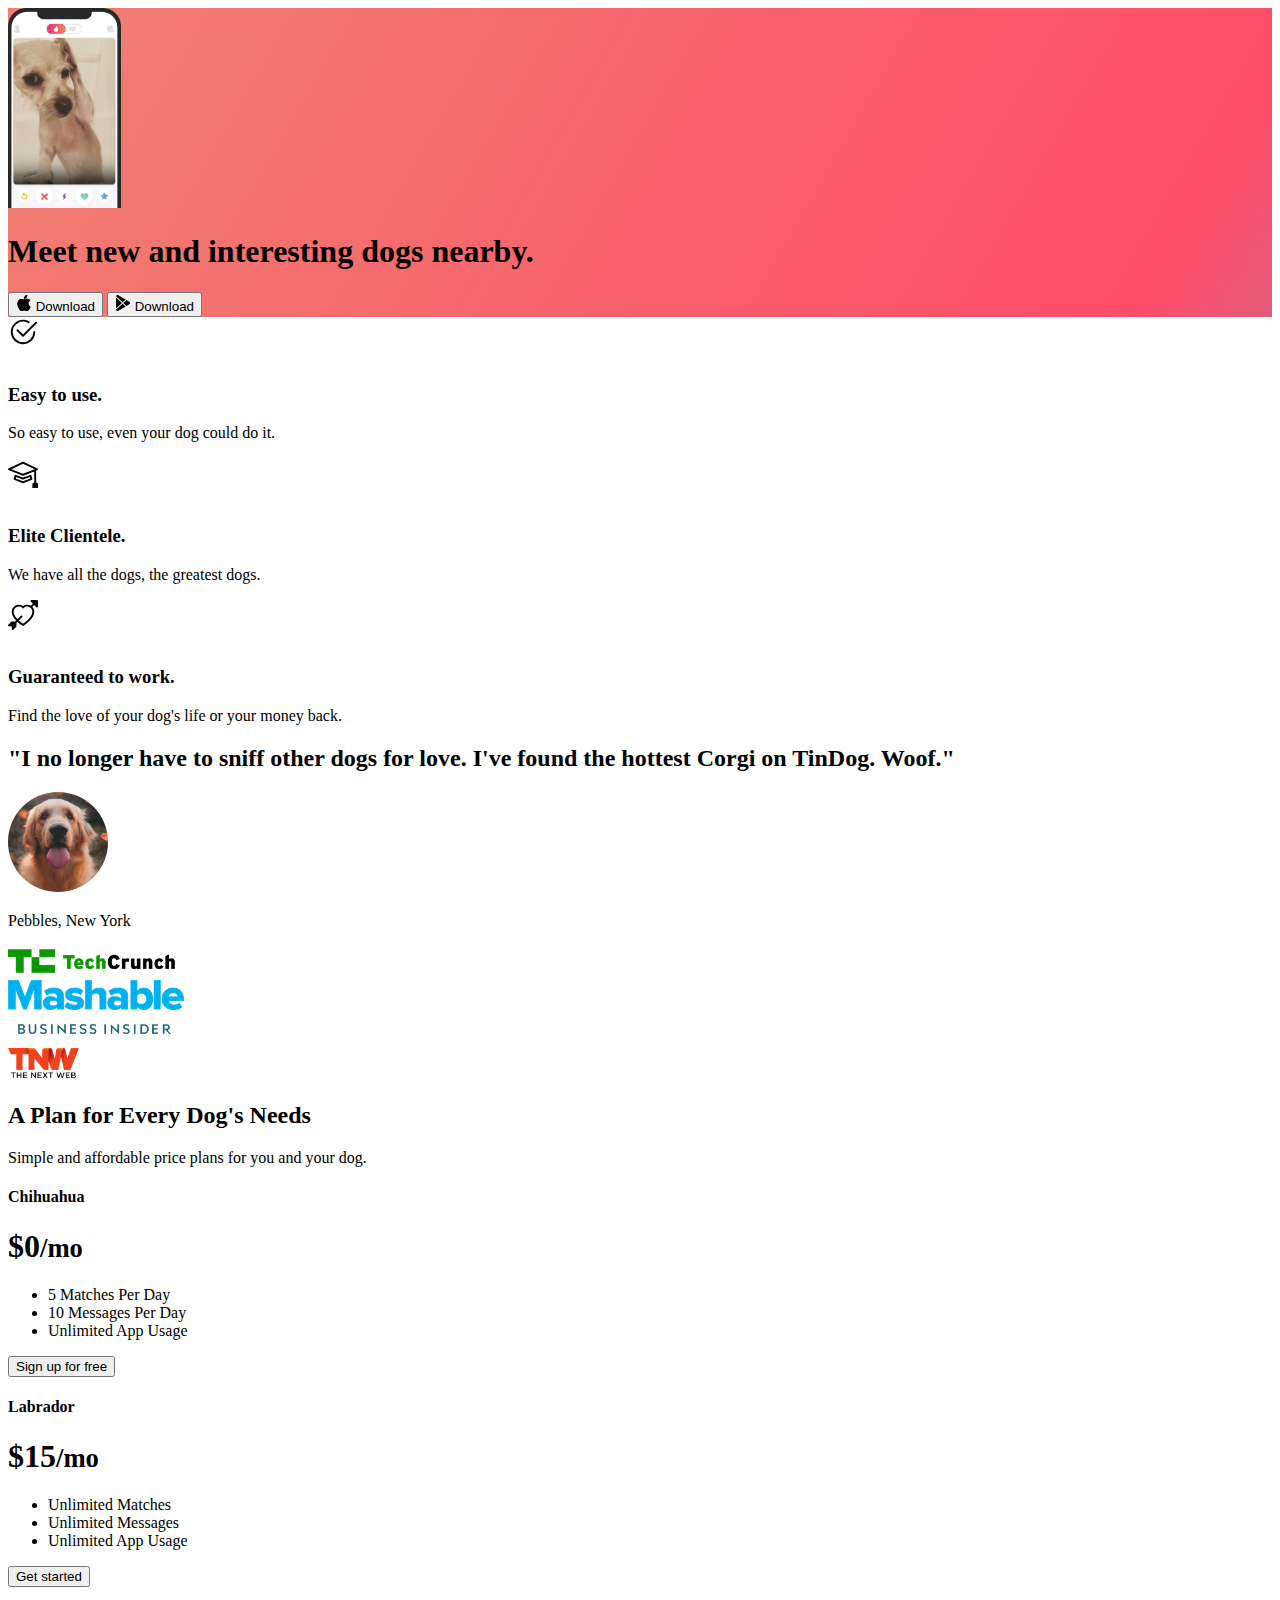
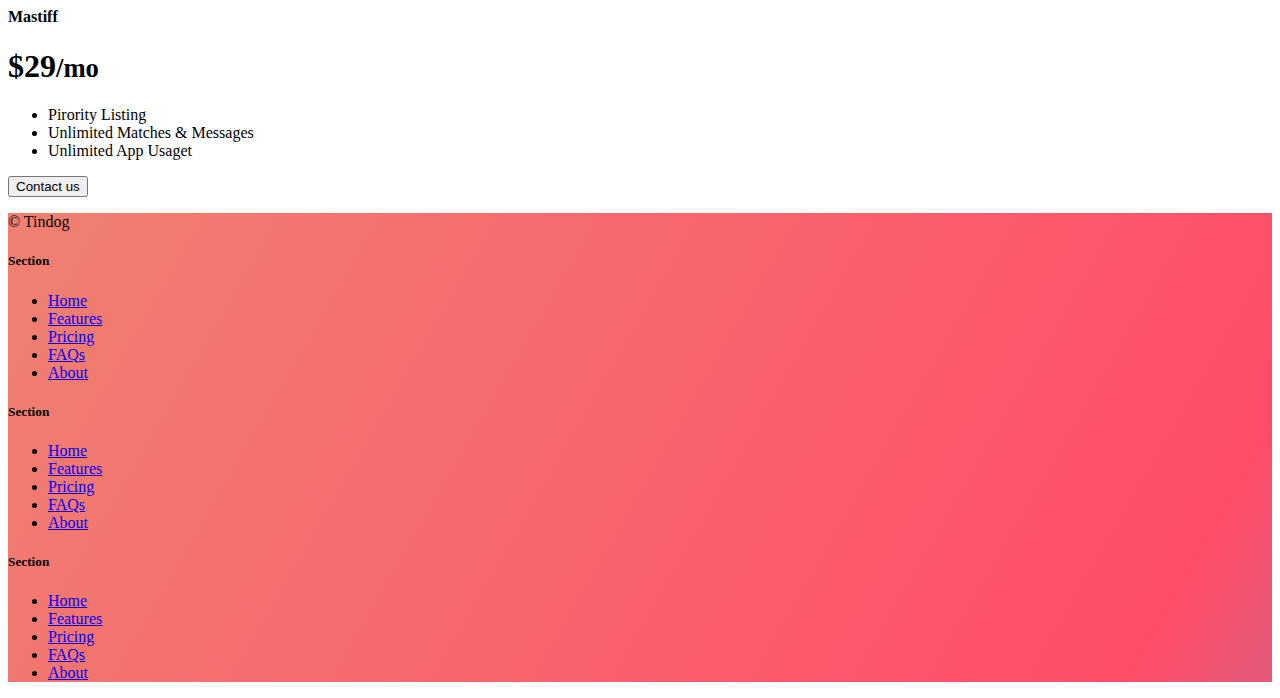
<file: Tindog Project/tindog.html>
<!doctype html>
<html lang="en">
  <head>
    <meta charset="UTF-8" />
    <meta name="viewport" content="width=device-width, initial-scale=1.0" />
    <title>TinDog</title>
    <link
      href="https://cdn.jsdelivr.net/npm/bootstrap@5.3.8/dist/css/bootstrap.min.css"
      rel="stylesheet"
      integrity="sha384-sRIl4kxILFvY47J16cr9ZwB07vP4J8+LH7qKQnuqkuIAvNWLzeN8tE5YBujZqJLB"
      crossorigin="anonymous"
    />
    <link rel="stylesheet" href="./css/tindog.css" />
  </head>

  <body>
    <!-- Title -->
    <section id="title" class="gradient-background">
      <div class="container col-xxl-8 pt-5">
        <div class="row flex-lg-row-reverse align-items-center g-5 pt-5">
          <div class="col-10 col-sm-8 col-lg-6">
            <img
              src="./images/iphone.png"
              class="d-block mx-lg-auto img-fluid"
              alt="Bootstrap Themes"
              height="200"
              loading="lazy"
            />
          </div>
          <div class="col-lg-6">
            <h1 class="display-5 fw-bold text-body-emphasis lh-1 mb-3">
              Meet new and interesting dogs nearby.
            </h1>
            <div class="d-grid gap-2 d-md-flex justify-content-md-start">
              <button type="button" class="btn btn-light btn-lg px-4 me-md-2">
                <svg
                  xmlns="http://www.w3.org/2000/svg"
                  width="16"
                  height="16"
                  fill="currentColor"
                  class="bi bi-apple mb-1"
                  viewBox="0 0 16 16"
                >
                  <path
                    d="M11.182.008C11.148-.03 9.923.023 8.857 1.18c-1.066 1.156-.902 2.482-.878 2.516.024.034 1.52.087 2.475-1.258.955-1.345.762-2.391.728-2.43Zm3.314 11.733c-.048-.096-2.325-1.234-2.113-3.422.212-2.189 1.675-2.789 1.698-2.854.023-.065-.597-.79-1.254-1.157a3.692 3.692 0 0 0-1.563-.434c-.108-.003-.483-.095-1.254.116-.508.139-1.653.589-1.968.607-.316.018-1.256-.522-2.267-.665-.647-.125-1.333.131-1.824.328-.49.196-1.422.754-2.074 2.237-.652 1.482-.311 3.83-.067 4.56.244.729.625 1.924 1.273 2.796.576.984 1.34 1.667 1.659 1.899.319.232 1.219.386 1.843.067.502-.308 1.408-.485 1.766-.472.357.013 1.061.154 1.782.539.571.197 1.111.115 1.652-.105.541-.221 1.324-1.059 2.238-2.758.347-.79.505-1.217.473-1.282Z"
                  />
                  <path
                    d="M11.182.008C11.148-.03 9.923.023 8.857 1.18c-1.066 1.156-.902 2.482-.878 2.516.024.034 1.52.087 2.475-1.258.955-1.345.762-2.391.728-2.43Zm3.314 11.733c-.048-.096-2.325-1.234-2.113-3.422.212-2.189 1.675-2.789 1.698-2.854.023-.065-.597-.79-1.254-1.157a3.692 3.692 0 0 0-1.563-.434c-.108-.003-.483-.095-1.254.116-.508.139-1.653.589-1.968.607-.316.018-1.256-.522-2.267-.665-.647-.125-1.333.131-1.824.328-.49.196-1.422.754-2.074 2.237-.652 1.482-.311 3.83-.067 4.56.244.729.625 1.924 1.273 2.796.576.984 1.34 1.667 1.659 1.899.319.232 1.219.386 1.843.067.502-.308 1.408-.485 1.766-.472.357.013 1.061.154 1.782.539.571.197 1.111.115 1.652-.105.541-.221 1.324-1.059 2.238-2.758.347-.79.505-1.217.473-1.282Z"
                  />
                </svg>
                Download
              </button>
              <button type="button" class="btn btn-outline-light btn-lg px-4">
                <svg
                  xmlns="http://www.w3.org/2000/svg"
                  width="16"
                  height="16"
                  fill="currentColor"
                  class="bi bi-google-play mb-1"
                  viewBox="0 0 16 16"
                >
                  <path
                    d="M14.222 9.374c1.037-.61 1.037-2.137 0-2.748L11.528 5.04 8.32 8l3.207 2.96 2.694-1.586Zm-3.595 2.116L7.583 8.68 1.03 14.73c.201 1.029 1.36 1.61 2.303 1.055l7.294-4.295ZM1 13.396V2.603L6.846 8 1 13.396ZM1.03 1.27l6.553 6.05 3.044-2.81L3.333.215C2.39-.341 1.231.24 1.03 1.27Z"
                  />
                </svg>
                Download
              </button>
            </div>
          </div>
        </div>
      </div>
    </section>
    <!-- Features -->
    <section id="features">
      <div class="container">
        <div class="container px-4 py-5" id="hanging-icons">
          <div class="row g-4 py-5 row-cols-1 row-cols-lg-3">
            <div class="col d-flex align-items-start">
              <div
                class="icon-square text-body-emphasis bg-body-secondary d-inline-flex align-items-center justify-content-center fs-4 flex-shrink-0 me-3"
              >
                <svg
                  xmlns="http://www.w3.org/2000/svg"
                  height="30"
                  fill="currentColor"
                  class="bi bi-check2-circle"
                  viewBox="0 0 16 16"
                >
                  <path
                    d="M2.5 8a5.5 5.5 0 0 1 8.25-4.764.5.5 0 0 0 .5-.866A6.5 6.5 0 1 0 14.5 8a.5.5 0 0 0-1 0 5.5 5.5 0 1 1-11 0z"
                  />
                  <path
                    d="M15.354 3.354a.5.5 0 0 0-.708-.708L8 9.293 5.354 6.646a.5.5 0 1 0-.708.708l3 3a.5.5 0 0 0 .708 0l7-7z"
                  />
                </svg>
              </div>
              <div>
                <h3 class="fs-2 text-body-emphasis">Easy to use.</h3>
                <p>So easy to use, even your dog could do it.</p>
              </div>
            </div>
            <div class="col d-flex align-items-start">
              <div
                class="icon-square text-body-emphasis bg-body-secondary d-inline-flex align-items-center justify-content-center fs-4 flex-shrink-0 me-3"
              >
                <svg
                  xmlns="http://www.w3.org/2000/svg"
                  height="30"
                  fill="currentColor"
                  class="bi bi-mortarboard"
                  viewBox="0 0 16 16"
                >
                  <path
                    d="M8.211 2.047a.5.5 0 0 0-.422 0l-7.5 3.5a.5.5 0 0 0 .025.917l7.5 3a.5.5 0 0 0 .372 0L14 7.14V13a1 1 0 0 0-1 1v2h3v-2a1 1 0 0 0-1-1V6.739l.686-.275a.5.5 0 0 0 .025-.917l-7.5-3.5ZM8 8.46 1.758 5.965 8 3.052l6.242 2.913L8 8.46Z"
                  />
                  <path
                    d="M4.176 9.032a.5.5 0 0 0-.656.327l-.5 1.7a.5.5 0 0 0 .294.605l4.5 1.8a.5.5 0 0 0 .372 0l4.5-1.8a.5.5 0 0 0 .294-.605l-.5-1.7a.5.5 0 0 0-.656-.327L8 10.466 4.176 9.032Zm-.068 1.873.22-.748 3.496 1.311a.5.5 0 0 0 .352 0l3.496-1.311.22.748L8 12.46l-3.892-1.556Z"
                  />
                </svg>
              </div>
              <div>
                <h3 class="fs-2 text-body-emphasis">Elite Clientele.</h3>
                <p>We have all the dogs, the greatest dogs.</p>
              </div>
            </div>
            <div class="col d-flex align-items-start">
              <div
                class="icon-square text-body-emphasis bg-body-secondary d-inline-flex align-items-center justify-content-center fs-4 flex-shrink-0 me-3"
              >
                <svg
                  xmlns="http://www.w3.org/2000/svg"
                  height="30"
                  fill="currentColor"
                  class="bi bi-arrow-through-heart"
                  viewBox="0 0 16 16"
                >
                  <path
                    fill-rule="evenodd"
                    d="M2.854 15.854A.5.5 0 0 1 2 15.5V14H.5a.5.5 0 0 1-.354-.854l1.5-1.5A.5.5 0 0 1 2 11.5h1.793l.53-.53c-.771-.802-1.328-1.58-1.704-2.32-.798-1.575-.775-2.996-.213-4.092C3.426 2.565 6.18 1.809 8 3.233c1.25-.98 2.944-.928 4.212-.152L13.292 2 12.147.854A.5.5 0 0 1 12.5 0h3a.5.5 0 0 1 .5.5v3a.5.5 0 0 1-.854.354L14 2.707l-1.006 1.006c.236.248.44.531.6.845.562 1.096.585 2.517-.213 4.092-.793 1.563-2.395 3.288-5.105 5.08L8 13.912l-.276-.182a21.86 21.86 0 0 1-2.685-2.062l-.539.54V14a.5.5 0 0 1-.146.354l-1.5 1.5Zm2.893-4.894A20.419 20.419 0 0 0 8 12.71c2.456-1.666 3.827-3.207 4.489-4.512.679-1.34.607-2.42.215-3.185-.817-1.595-3.087-2.054-4.346-.761L8 4.62l-.358-.368c-1.259-1.293-3.53-.834-4.346.761-.392.766-.464 1.845.215 3.185.323.636.815 1.33 1.519 2.065l1.866-1.867a.5.5 0 1 1 .708.708L5.747 10.96Z"
                  />
                </svg>
              </div>
              <div>
                <h3 class="fs-2 text-body-emphasis">Guaranteed to work.</h3>
                <p>Find the love of your dog's life or your money back.</p>
              </div>
            </div>
          </div>
        </div>
      </div>
    </section>
    <!-- Testimonial -->
    <section id="testimonial">
      <div class="my-5">
        <div class="p-5 text-center bg-body-tertiary">
          <div class="container py-5">
            <h2 class="text-body-emphasis">
              "I no longer have to sniff other dogs for love. I've found the
              hottest Corgi on TinDog. Woof."
            </h2>
            <img
              class="profile-img mt-5"
              src="./images/dog-img.jpg"
              alt="dog"
            />
            <p class="col-lg-8 mx-auto lead mt-2">Pebbles, New York</p>
          </div>
          <div class="container">
            <div class="row">
              <div class="col-lg-3 col-sm-12">
                <img
                  src="./images/techcrunch.png"
                  alt="techcrunch"
                  height="30px"
                />
              </div>
              <div class="col-lg-3 col-sm-12">
                <img src="./images/mashable.png" alt="mashable" height="30px" />
              </div>
              <div class="col-lg-3 col-sm-12">
                <img
                  src="./images/bizinsider.png"
                  alt="bizinsider"
                  height="30px"
                />
              </div>
              <div class="col-lg-3 col-sm-12">
                <img src="./images/tnw.png" alt="tnw" height="30px" />
              </div>
            </div>
          </div>
        </div>
      </div>
    </section>
    <!-- Pricing -->
    <section id="pricing">
      <div class="container">
        <div class="pricing-header p-3 pb-md-4 mx-auto text-center">
          <h2 class="display-4 fw-normal text-body-emphasis">
            A Plan for Every Dog's Needs
          </h2>
          <p class="fs-5 text-body-secondary">
            Simple and affordable price plans for you and your dog.
          </p>
        </div>
        <div class="container py-3">
          <main>
            <div class="row row-cols-1 row-cols-md-3 mb-3 text-center">
              <div class="col">
                <div class="card mb-4 rounded-3 shadow-sm">
                  <div class="card-header py-3">
                    <h4 class="my-0 fw-normal">Chihuahua</h4>
                  </div>
                  <div class="card-body">
                    <h1 class="card-title pricing-card-title">
                      $0<small class="text-body-secondary fw-light">/mo</small>
                    </h1>
                    <ul class="list-unstyled mt-3 mb-4">
                      <li>5 Matches Per Day</li>
                      <li>10 Messages Per Day</li>
                      <li>Unlimited App Usage</li>
                    </ul>
                    <button
                      type="button"
                      class="w-100 btn btn-lg btn-outline-dark"
                    >
                      Sign up for free
                    </button>
                  </div>
                </div>
              </div>
              <div class="col">
                <div class="card mb-4 rounded-3 shadow-sm">
                  <div class="card-header py-3">
                    <h4 class="my-0 fw-normal">Labrador</h4>
                  </div>
                  <div class="card-body">
                    <h1 class="card-title pricing-card-title">
                      $15<small class="text-body-secondary fw-light">/mo</small>
                    </h1>
                    <ul class="list-unstyled mt-3 mb-4">
                      <li>Unlimited Matches</li>
                      <li>Unlimited Messages</li>
                      <li>Unlimited App Usage</li>
                    </ul>
                    <button type="button" class="w-100 btn btn-lg btn-dark">
                      Get started
                    </button>
                  </div>
                </div>
              </div>
              <div class="col">
                <div class="card mb-4 rounded-3 shadow-sm border-dark">
                  <div class="card-header py-3 text-bg-dark border-primary">
                    <h4 class="my-0 fw-normal">Mastiff</h4>
                  </div>
                  <div class="card-body">
                    <h1 class="card-title pricing-card-title">
                      $29<small class="text-body-secondary fw-light">/mo</small>
                    </h1>
                    <ul class="list-unstyled mt-3 mb-4">
                      <li>Pirority Listing</li>
                      <li>Unlimited Matches & Messages</li>
                      <li>Unlimited App Usaget</li>
                    </ul>
                    <button type="button" class="w-100 btn btn-lg btn-dark">
                      Contact us
                    </button>
                  </div>
                </div>
              </div>
            </div>
          </main>
        </div>
      </div>
    </section>
    <!-- Footer -->
    <section id="footer" class="gradient-background">
      <div class="container">
        <footer class="row row-cols-1 row-cols-sm-2 row-cols-md-5 py-5 mt-5">
          <div class="col mb-3">
            <p class="text-body-secondary">© Tindog</p>
          </div>
          <div class="col mb-3"></div>
          <div class="col mb-3">
            <h5>Section</h5>
            <ul class="nav flex-column">
              <li class="nav-item mb-2">
                <a href="#" class="nav-link p-0 text-body-secondary">Home</a>
              </li>
              <li class="nav-item mb-2">
                <a href="#" class="nav-link p-0 text-body-secondary"
                  >Features</a
                >
              </li>
              <li class="nav-item mb-2">
                <a href="#" class="nav-link p-0 text-body-secondary">Pricing</a>
              </li>
              <li class="nav-item mb-2">
                <a href="#" class="nav-link p-0 text-body-secondary">FAQs</a>
              </li>
              <li class="nav-item mb-2">
                <a href="#" class="nav-link p-0 text-body-secondary">About</a>
              </li>
            </ul>
          </div>
          <div class="col mb-3">
            <h5>Section</h5>
            <ul class="nav flex-column">
              <li class="nav-item mb-2">
                <a href="#" class="nav-link p-0 text-body-secondary">Home</a>
              </li>
              <li class="nav-item mb-2">
                <a href="#" class="nav-link p-0 text-body-secondary"
                  >Features</a
                >
              </li>
              <li class="nav-item mb-2">
                <a href="#" class="nav-link p-0 text-body-secondary">Pricing</a>
              </li>
              <li class="nav-item mb-2">
                <a href="#" class="nav-link p-0 text-body-secondary">FAQs</a>
              </li>
              <li class="nav-item mb-2">
                <a href="#" class="nav-link p-0 text-body-secondary">About</a>
              </li>
            </ul>
          </div>
          <div class="col mb-3">
            <h5>Section</h5>
            <ul class="nav flex-column">
              <li class="nav-item mb-2">
                <a href="#" class="nav-link p-0 text-body-secondary">Home</a>
              </li>
              <li class="nav-item mb-2">
                <a href="#" class="nav-link p-0 text-body-secondary"
                  >Features</a
                >
              </li>
              <li class="nav-item mb-2">
                <a href="#" class="nav-link p-0 text-body-secondary">Pricing</a>
              </li>
              <li class="nav-item mb-2">
                <a href="#" class="nav-link p-0 text-body-secondary">FAQs</a>
              </li>
              <li class="nav-item mb-2">
                <a href="#" class="nav-link p-0 text-body-secondary">About</a>
              </li>
            </ul>
          </div>
        </footer>
      </div>
    </section>
  </body>
</html>
</file>
<file: style.css>
body {
  margin: 0;
  font-family: "Poppins", sans-serif;
  font-weight: 400;
  font-style: normal;
  text-align: center;
  background-color: white;
}
.top-container {
  background-color: #80af81;
  margin-bottom: 100px;
  width: 100%;
}
.title-text {
  text-align: center;
}
h1 {
  font-family: "Cookie", cursive;
  font-weight: 600;
  font-style: normal;
  font-size: 5rem;
  color: #1a5319;
  margin: 0px;
}
h2 {
  font-weight: 500;
  font-size: 2rem;
  color: #1a5319;
}

h3 {
  font-weight: 500;
  font-size: 1.2rem;
  color: #1a5319;
  margin-top: 16px;
}
.birds-left {
  position: relative;
  width: 150px;
  right: 12rem;
  top: 5rem;
  margin: 0;
}
.birds-right {
  position: relative;
  width: 150px;
  left: 12rem;
  top: 5rem;
  margin: 0;
}
.forest {
  position: relative;
  bottom: 0;
  width: 450px;
}
.intro {
  width: 40%;
  margin: 0 auto;
}
.profile-picture {
  width: 140px;
  border-radius: 50%;
  border: 3px solid #508d4e;
}
.information {
  display: grid;
  margin-top: 100px;
  grid-template-columns: 1fr 2fr 1fr;
  gap: 20px;
  width: 900px;
  margin-right: 20px;
  margin-left: 20px;
}
.education,
.work-experience,
.skills {
  background-color: #d6efd8;
  border: 2px solid #508d4e;
  border-radius: 10px;
  padding: 0px 10px 0px 10px;
}
.college {
  margin-top: 50px;
}
.logos {
  position: relative;
  width: 150px;
  border-radius: 50%;
}
.flex-container {
  display: flex;
  justify-content: center;
  margin-bottom: 100px;
}
.info-title {
  margin-top: 5px;
  margin-bottom: 0px;
}
hr {
  border: none;
  border-bottom: 5px dotted #80af81;
  width: 10%;
}
.projects-p {
  width: 40%;
  margin: 0 auto;
}
.my-projects {
  display: flex;
  justify-content: center;
}
.grid-container {
  display: grid;
  grid-template-columns: repeat(3, 1fr);
  grid-template-rows: 1fr 1fr;
  gap: 20px;
  margin-bottom: 100px;
  margin-top: 20px;
}
.project {
  border: 2px solid #508d4e;
  padding: 15px;
  background-color: #d6efd8;
  border-radius: 10px;
}
.project-img {
  width: 250px;
  object-fit: cover;
  border-radius: 10px;
  border: 2px solid #80af81;
}
a {
  text-decoration: none;
}
.project-title {
  transition: color 0.3s ease;
}
.project-title:hover {
  color: #80af81;
}
.about-me {
  width: 40%;
  margin: 0 auto;
  margin-bottom: 100px;
}
.contact {
  width: 40%;
  margin: 0 auto;
  margin-bottom: 100px;
}
.btn {
  color: white;
  background-color: #508d4e;
  padding: 5px 15px 5px 15px;
  border-radius: 10px;
}
.btn:hover {
  background-color: #80af81;
}
.contact p {
  margin-bottom: 50px;
}
</file>
<file: tindog.css>
.gradient-background {
  background: linear-gradient(300deg, #00bfff, #ff4c68, #ef8172);
  background-size: 180% 180%;
  animation: gradient-animation 18s ease infinite;
}

@keyframes gradient-animation {
  0% {
    background-position: 0% 50%;
  }
  50% {
    background-position: 100% 50%;
  }
  100% {
    background-position: 0% 50%;
  }
}

.icon-square {
  width: 3rem;
  height: 3rem;
  border-radius: 0.75rem;
}

.profile-img {
  height: 100px;
  border-radius: 50%;
}
.h2 {
  font-size: 42px;
}
</file>
<file: Tindog Project/css/tindog.css>
.gradient-background {
  background: linear-gradient(300deg, #00bfff, #ff4c68, #ef8172);
  background-size: 180% 180%;
  animation: gradient-animation 18s ease infinite;
}

@keyframes gradient-animation {
  0% {
    background-position: 0% 50%;
  }
  50% {
    background-position: 100% 50%;
  }
  100% {
    background-position: 0% 50%;
  }
}

.icon-square {
  width: 3rem;
  height: 3rem;
  border-radius: 0.75rem;
}

.profile-img {
  height: 100px;
  border-radius: 50%;
}
.h2 {
  font-size: 42px;
}
</file>
